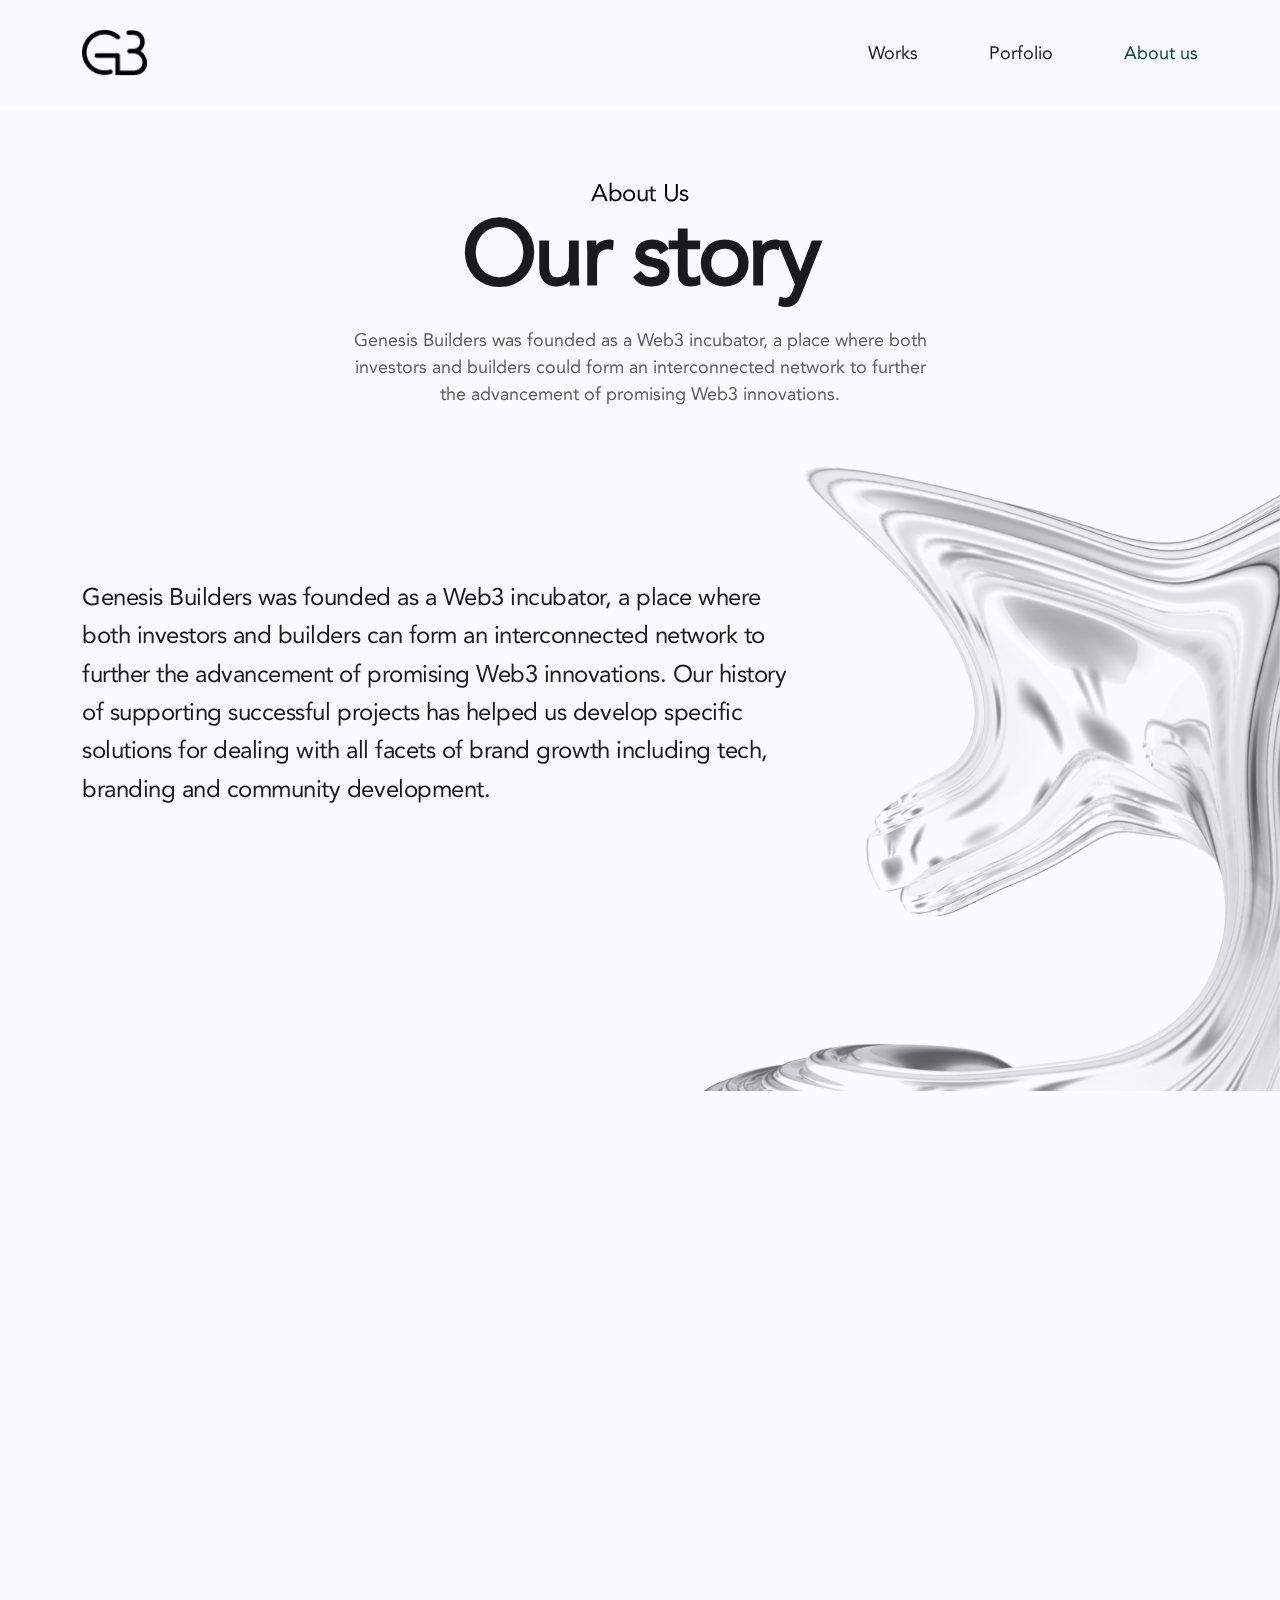
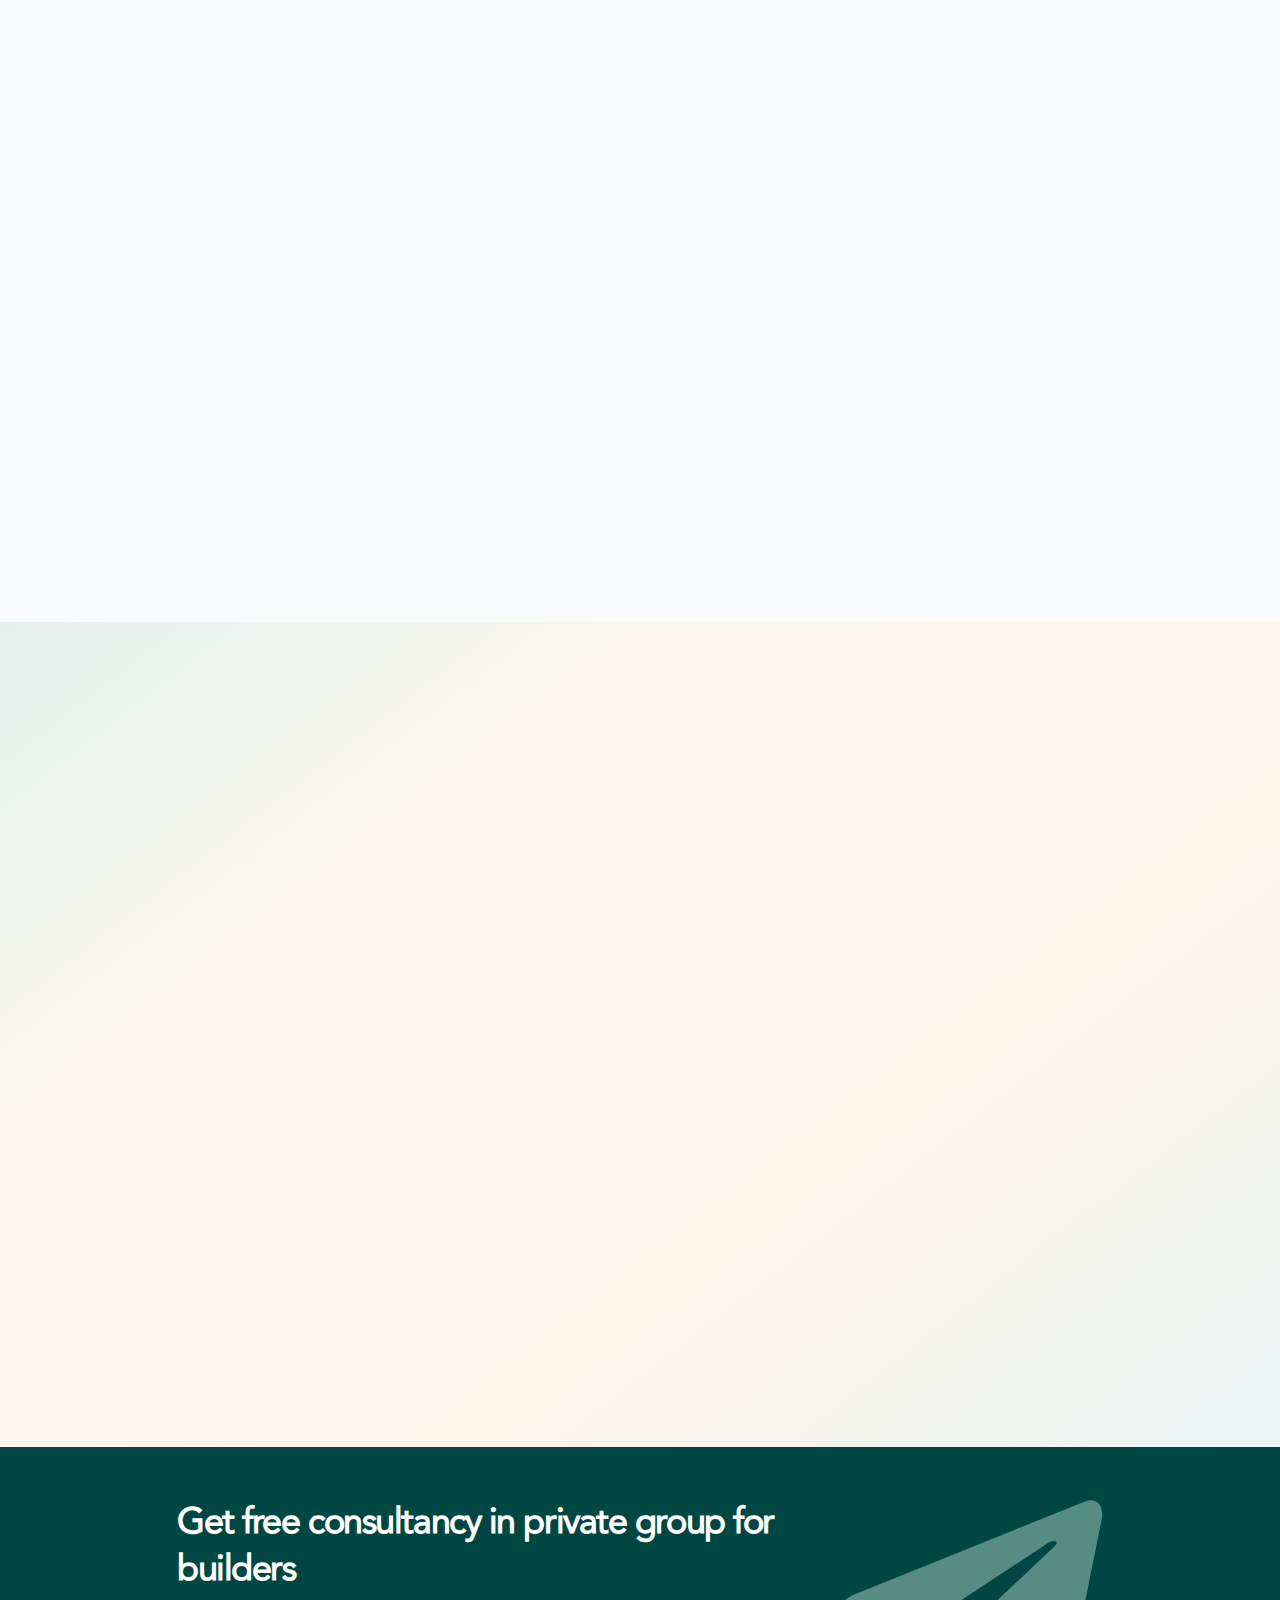
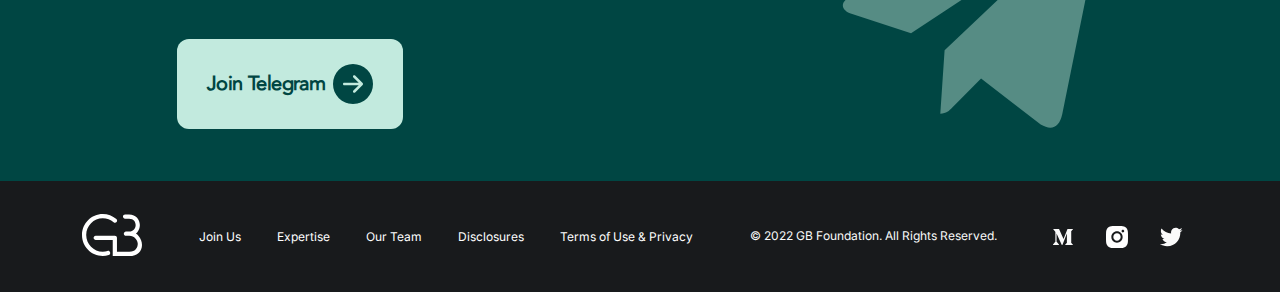
<file: about-us.html>
<!DOCTYPE html>
<html lang="en">
  <head>
    <meta charset="utf-8" >
    <link
      href="favicon.ico"
      rel="icon" >
    <title>About - GB Foundation</title>
    <!-- Search Engine -->
    <meta
      content="Genesis Builders is here to assist every type of enterprise, from the most promising start-ups to top brands and businesses in the world, with the next evolution of consumer behavior."
      name="description" >
    <meta
      content="https://gb-foundation.vercel.app/opengraph.png"
      name="image" >
    <!-- Schema.org for Google -->
    <meta
      content="GB Foundation"
      itemprop="name" >
    <meta
      content="Genesis Builders is here to assist every type of enterprise, from the most promising start-ups to top brands and businesses in the world, with the next evolution of consumer behavior."
      itemprop="description" >
    <meta
      content="https://gb-foundation.vercel.app/opengraph.png"
      itemprop="image" >
    <!-- Open Graph general (Facebook, Pinterest & Google+) -->
    <meta
      content="GB Foundation"
      name="og:title" >
    <meta
      content="Genesis Builders is here to assist every type of enterprise, from the most promising start-ups to top brands and businesses in the world, with the next evolution of consumer behavior."
      name="og:description" >
    <meta
      content="https://gb-foundation.vercel.app/opengraph.png"
      name="og:image" >
    <meta
      content="https://gb-foundation.vercel.app/"
      name="og:url" >
    <meta
      content="GB Foundation"
      name="og:site_name" >
    <meta
      content="en_US"
      name="og:locale" >
    <meta
      content="website"
      name="og:type" >
    <meta
      content="@gbfoundation"
      name="twitter:site" >
    <meta
      content="summary_large_image"
      name="twitter:card" >
    <meta
      content="GB Foundation"
      name="twitter:title" >
    <meta
      content="Genesis Builders is here to assist every type of enterprise, from the most promising start-ups to top brands and businesses in the world, with the next evolution of consumer behavior."
      name="twitter:description" >
    <meta
      content="https://gb-foundation.vercel.app/opengraph.png"
      name="twitter:image" >
    <meta
      content="401785937034606"
      name="fb:app_id" >
    <meta
      content="width=device-width, initial-scale=1"
      name="viewport" >
    <meta
      content="#fff"
      name="theme-color" >
    <link
      href="logo192.png"
      rel="apple-touch-icon" >
    <link
      href="https://cdn.jsdelivr.net/npm/bootstrap@5.2.0/dist/css/bootstrap.min.css"
      rel="stylesheet" >
    <link
      href="https://fonts.cdnfonts.com/css/avenir"
      rel="stylesheet" >
    <link
      href="https://fonts.googleapis.com/css2?family=Inter:wght@300;400;500;600;700;800;900&amp;display=swap"
      rel="stylesheet" >
    <link
      href="assets/plugins/aos/aos.css"
      rel="stylesheet" >
    <link
      href="assets/plugins/slick/slick.css"
      rel="stylesheet" >
    <link
      href="assets/plugins/slick/slick-theme.css"
      rel="stylesheet" >
    <link
      href="assets/fonts/Avenir/style.css"
      rel="stylesheet" >
    <link
      href="assets/css/style.css"
      rel="stylesheet" >
    <!-- Google tag (gtag.js) -->
    <script
      async
      src="https://www.googletagmanager.com/gtag/js?id=G-9VPZ864VEZ"></script>
    <script>
      window.dataLayer = window.dataLayer || [];

      function gtag() {
        dataLayer.push(arguments);
      }

      gtag("js", new Date());
      gtag("config", "G-9VPZ864VEZ");
    </script>
  </head>

  <body>
    <!-- begin loader -->
    <div
      class="gb-loader-wrapper"
      id="GBLoader">
      <div class="gb-loader-element"></div>
      <div class="gb-loader-element"></div>
      <div class="gb-loader-element"></div>
      <div class="gb-loader-text">Loading…</div>
      <div class="gb-loader-large-square"></div>
    </div>
    <!-- end loader -->

    <!-- begin header -->
    <header class="gb-header">
      <div class="container d-flex align-items-center justify-content-between">
        <a
          class="gb-brand"
          href="index.html">
          <img
            alt="GB Foundation"
            src="assets/images/logo.png" >
        </a>
        <div class="gb-header-toggle">
          <span></span>
          <span></span>
          <span></span>
          <span></span>
        </div>
        <div class="gb-header-menu">
          <ul>
            <li><a href="works.html">Works</a></li>
            <li><a href="portfolio.html">Porfolio</a></li>
            <li>
              <a
                class="active"
                href="about-us.html"
                >About us</a
              >
            </li>
          </ul>
        </div>
      </div>
    </header>
    <!-- end header -->

    <!-- begin main -->
    <main class="gb-main">
      <div class="gb-page-content gb-about-us">
        <div class="gb-page-banner">
          <div class="container">
            <div
              class="gb-page-subtitle"
              data-aos="fade-up"
              data-aos-once="true">
              About Us
            </div>
            <h1
              class="gb-page-title"
              data-aos="fade-up"
              data-aos-delay="100"
              data-aos-once="true">
              Our story
            </h1>
            <div
              class="gb-page-description"
              data-aos="fade-up"
              data-aos-delay="200"
              data-aos-once="true">
              Genesis Builders was founded as a Web3 incubator, a place where
              both investors and builders could form an interconnected network
              to further the advancement of promising Web3 innovations.
            </div>
          </div>
        </div>
        <div class="gb-au-story">
          <div class="container">
            <div
              class="gb-au-story-body"
              data-aos="fade-up"
              data-aos-once="true">
              Genesis Builders was founded as a Web3 incubator, a place where
              both investors and builders can form an interconnected network to
              further the advancement of promising Web3 innovations. Our history
              of supporting successful projects has helped us develop specific
              solutions for dealing with all facets of brand growth including
              tech, branding and community development.
            </div>
          </div>
        </div>
        <div class="gb-au-content">
          <div class="gb-au-fynbm">
            <div class="container">
              <div class="row">
                <div class="col-lg-6 order-lg-1 order-2">
                  <div
                    class="gb-au-title"
                    data-aos="fade-up"
                    data-aos-once="true">
                    Find your next big move
                  </div>
                  <div
                    class="gb-au-body"
                    data-aos="fade-up"
                    data-aos-delay="100"
                    data-aos-once="true">
                    Genesis Builders is here to build brands that represent
                    creativity, innovation and bring user benefit through
                    investment and comprehensive support services from
                    technological development to maintenance. Driven through
                    brand promotion for projects that will be, and are on the
                    market currently.
                  </div>
                </div>
                <div class="col-lg-6 order-lg-2 order-1">
                  <img
                    alt="Find your next big move"
                    class="gb-au-image"
                    data-aos="fade-up"
                    data-aos-delay="200"
                    data-aos-once="true"
                    src="assets/images/about-us/find-your-next-big-move.svg" >
                </div>
              </div>
            </div>
          </div>

          <div class="gb-au-nstdao">
            <div class="container">
              <div class="row">
                <div class="col-lg-6">
                  <img
                    alt="Milestone 1: Media DAO"
                    class="gb-au-image"
                    data-aos="fade-up"
                    data-aos-once="true"
                    src="assets/images/about-us/next-step-towards-DAO.svg" >
                </div>
                <div class="col-lg-6 ps-lg-5">
                  <div
                    class="gb-au-title"
                    data-aos="fade-up"
                    data-aos-delay="100"
                    data-aos-once="true">
                    Milestone 1: GB Tools
                  </div>
                  <div
                    class="gb-au-body"
                    data-aos="fade-up"
                    data-aos-delay="200"
                    data-aos-once="true">
                    <p>
                      GB builds tools to help every type of Web3 builder grow!
                    </p>
                    <p>
                      Our products:
                      <a
                        href="https://bit.ly/3If9fcD"
                        target="_blank"
                        >GB Planning Tool Box</a
                      >
                      , GB Web3 Event Tracker, Web3 Job Seeker,…
                    </p>
                  </div>
                </div>
              </div>
            </div>
          </div>

          <div class="gb-au-teams">
            <div class="container">
              <div
                class="gb-au-teams-title"
                data-aos="fade-up"
                data-aos-once="true">
                <span>Our Team</span>
              </div>
              <div class="row align-items-stretch">
                <div class="col-lg-3 col-md-6 mb-lg-0 mb-5">
                  <div
                    class="gb-au-team d-flex flex-column"
                    data-aos="fade-up"
                    data-aos-delay="100"
                    data-aos-once="true">
                    <div class="gb-au-team-info">
                      <div class="gb-au-team-image">
                        <div class="gb-au-team-avatar">
                          <img
                            alt="MINH DOAN"
                            src="assets/images/teams/minh-doan.jpg" >
                        </div>
                      </div>
                      <div class="gb-au-team-name">MINH DOAN</div>
                      <div class="gb-au-team-title">Co-Founder</div>
                      <div class="gb-au-team-bio">
                        Founder at MassBit, Co-founder of Codelight,
                        ex-Co-founder of Harmony ONE, ex-Googler.
                      </div>
                    </div>
                    <div class="gb-au-team-contact">
                      <a
                        href="https://www.linkedin.com/in/daywednes/"
                        target="_blank">
                        <img
                          alt="linkedin"
                          src="assets/images/icons/linkedin.svg" >
                      </a>
                    </div>
                  </div>
                </div>

                <div class="col-lg-3 col-md-6">
                  <div
                    class="gb-au-team d-flex flex-column h-100 justify-content-between"
                    data-aos="fade-up"
                    data-aos-delay="400"
                    data-aos-once="true">
                    <div class="gb-au-team-info">
                      <div class="gb-au-team-image">
                        <div class="gb-au-team-avatar">
                          <img
                            alt="RONGJIAN LAN"
                            src="assets/images/teams/rongjian-lan.jpg" >
                        </div>
                      </div>
                      <div class="gb-au-team-name">RONGJIAN LAN</div>
                      <div class="gb-au-team-title">Co-Founder</div>
                      <div class="gb-au-team-bio">
                        CTO and Co-founder at Harmony ONE, ex-Googler
                      </div>
                    </div>
                    <div class="gb-au-team-contact">
                      <a
                        href="https://www.linkedin.com/in/rongjianlan/"
                        target="_blank">
                        <img
                          alt="linkedin"
                          src="assets/images/icons/linkedin.svg" >
                      </a>
                    </div>
                  </div>
                </div>

                <div class="col-lg-3 col-md-6 mb-md-0 mb-5">
                  <div
                    class="gb-au-team d-flex flex-column h-100 justify-content-between"
                    data-aos="fade-up"
                    data-aos-delay="300"
                    data-aos-once="true">
                    <div class="gb-au-team-info">
                      <div class="gb-au-team-image">
                        <div class="gb-au-team-avatar">
                          <img
                            alt="KATE P."
                            src="assets/images/teams/kate.jpg" >
                        </div>
                      </div>
                      <div class="gb-au-team-name">KATE P.</div>
                      <div class="gb-au-team-title">Co-Founder</div>
                      <div class="gb-au-team-bio">
                        Marketing Manager of MassBit, Partnership at Codelight
                      </div>
                    </div>
                    <div class="gb-au-team-contact">
                      <a
                        href="https://www.linkedin.com/in/kate-pham-trinh-10a031131/"
                        target="_blank">
                        <img
                          alt="linkedin"
                          src="assets/images/icons/linkedin.svg" >
                      </a>
                    </div>
                  </div>
                </div>

                <div class="col-lg-3 col-md-6 mb-lg-0 mb-5">
                  <div
                    class="gb-au-team d-flex flex-column h-100 justify-content-between"
                    data-aos="fade-up"
                    data-aos-delay="200"
                    data-aos-once="true">
                    <div class="gb-au-team-info">
                      <div class="gb-au-team-image">
                        <div class="gb-au-team-avatar">
                          <img
                            alt="CHAO MA"
                            src="assets/images/teams/chao-ma.jpg" >
                        </div>
                      </div>
                      <div class="gb-au-team-name">CHAO MA</div>
                      <div class="gb-au-team-title">Advisor</div>
                      <div class="gb-au-team-bio">
                        Privacy and Scaling at Ethereum Foundation, CTO of
                        deeper network, ex-Amazoner
                      </div>
                    </div>
                    <div class="gb-au-team-contact">
                      <a
                        href="https://www.linkedin.com/in/mc8305/"
                        target="_blank">
                        <img
                          alt="linkedin"
                          src="assets/images/icons/linkedin.svg" >
                      </a>
                    </div>
                  </div>
                </div>
              </div>
            </div>
          </div>
        </div>
      </div>
    </main>
    <!-- end main -->

    <!-- begin footer -->
    <footer class="gb-footer">
      <div class="gb-footer-top">
        <div class="container">
          <div class="row justify-content-center align-items-center">
            <div class="col-lg-7 col-md-9">
              <h3>Get free consultancy in private group for builders</h3>
              <a
                href="https://t.me/genesisbuilderscommunity"
                target="_blank">
                <span>Join Telegram</span>
                <svg
                  fill="none"
                  height="40"
                  viewBox="0 0 40 40"
                  width="40"
                  xmlns="http://www.w3.org/2000/svg">
                  <g clip-path="url(#clip0_755_1672)">
                    <path
                      d="M20 -8.74228e-07C25.3043 -1.10609e-06 30.3914 2.10713 34.1421 5.85786C37.8929 9.60859 40 14.6957 40 20C40 25.3043 37.8929 30.3914 34.1421 34.1421C30.3914 37.8929 25.3043 40 20 40C14.6957 40 9.60859 37.8929 5.85786 34.1421C2.10714 30.3914 -6.42368e-07 25.3043 -8.74228e-07 20C-1.10609e-06 14.6957 2.10714 9.60859 5.85786 5.85786C9.60859 2.10714 14.6957 -6.42368e-07 20 -8.74228e-07ZM11.25 18.75C10.9185 18.75 10.6005 18.8817 10.3661 19.1161C10.1317 19.3505 10 19.6685 10 20C10 20.3315 10.1317 20.6495 10.3661 20.8839C10.6005 21.1183 10.9185 21.25 11.25 21.25L25.7325 21.25L20.365 26.615C20.1303 26.8497 19.9984 27.1681 19.9984 27.5C19.9984 27.8319 20.1303 28.1503 20.365 28.385C20.5997 28.6197 20.9181 28.7516 21.25 28.7516C21.5819 28.7516 21.9003 28.6197 22.135 28.385L29.635 20.885C29.7514 20.7689 29.8438 20.6309 29.9068 20.4791C29.9698 20.3272 30.0022 20.1644 30.0022 20C30.0022 19.8356 29.9698 19.6728 29.9068 19.5209C29.8438 19.3691 29.7514 19.2311 29.635 19.115L22.135 11.615C21.9003 11.3803 21.5819 11.2484 21.25 11.2484C20.9181 11.2484 20.5997 11.3803 20.365 11.615C20.1303 11.8497 19.9984 12.1681 19.9984 12.5C19.9984 12.8319 20.1303 13.1503 20.365 13.385L25.7325 18.75L11.25 18.75Z"
                      fill="#004643" />
                  </g>
                  <defs>
                    <clipPath id="clip0_755_1672">
                      <rect
                        fill="white"
                        height="40"
                        transform="translate(0 40) rotate(-90)"
                        width="40" />
                    </clipPath>
                  </defs>
                </svg>
              </a>
            </div>
            <div class="col-lg-3 col-md-3 d-md-block d-none">
              <img
                alt="telegram"
                class="img-fluid"
                src="assets/images/telegram.svg" >
            </div>
          </div>
        </div>
      </div>
      <div class="gb-footer-bottom">
        <div class="container">
          <div class="gb-footer-bottom-inner">
            <div class="gb-footer-logo">
              <img
                alt="GB"
                src="assets/images/logo-sm-white.svg" >
            </div>
            <div class="gb-footer-menu">
              <ul>
                <li><a href="#">Join Us</a></li>
                <li><a href="#">Expertise</a></li>
                <li><a href="#">Our Team</a></li>
                <li><a href="#">Disclosures</a></li>
                <li><a href="#">Terms of Use & Privacy</a></li>
              </ul>
            </div>
            <div class="gb-footer-copyright">
              © 2022 GB Foundation. All Rights Reserved.
            </div>
            <div class="gb-footer-socials">
              <ul>
                <li>
                  <a
                    href="https://medium.com/@genesisbuilders.web3"
                    target="_blank">
                    <img
                      alt="medium"
                      src="assets/images/icons/medium.svg" >
                  </a>
                </li>
                <li>
                  <a
                    href="https://www.instagram.com/thegb.xyz/ "
                    target="_blank">
                    <img
                      alt="instagram"
                      src="assets/images/icons/instagram.svg" >
                  </a>
                </li>
                <li>
                  <a
                    href="https://twitter.com/GBFoundationHQ"
                    target="_blank">
                    <img
                      alt="twitter"
                      src="assets/images/icons/twitter.svg" >
                  </a>
                </li>
              </ul>
            </div>
          </div>
        </div>
      </div>
    </footer>
    <!-- end footer -->
    <script src="https://cdn.jsdelivr.net/npm/bootstrap@5.2.0/dist/js/bootstrap.bundle.min.js"></script>
    <script src="assets/plugins/jquery/jquery.min.js"></script>
    <script src="assets/plugins/aos/aos.js"></script>
    <script src="assets/plugins/slick/slick.min.js"></script>
    <script src="assets/js/script.js"></script>
  </body>
</html>
</file>
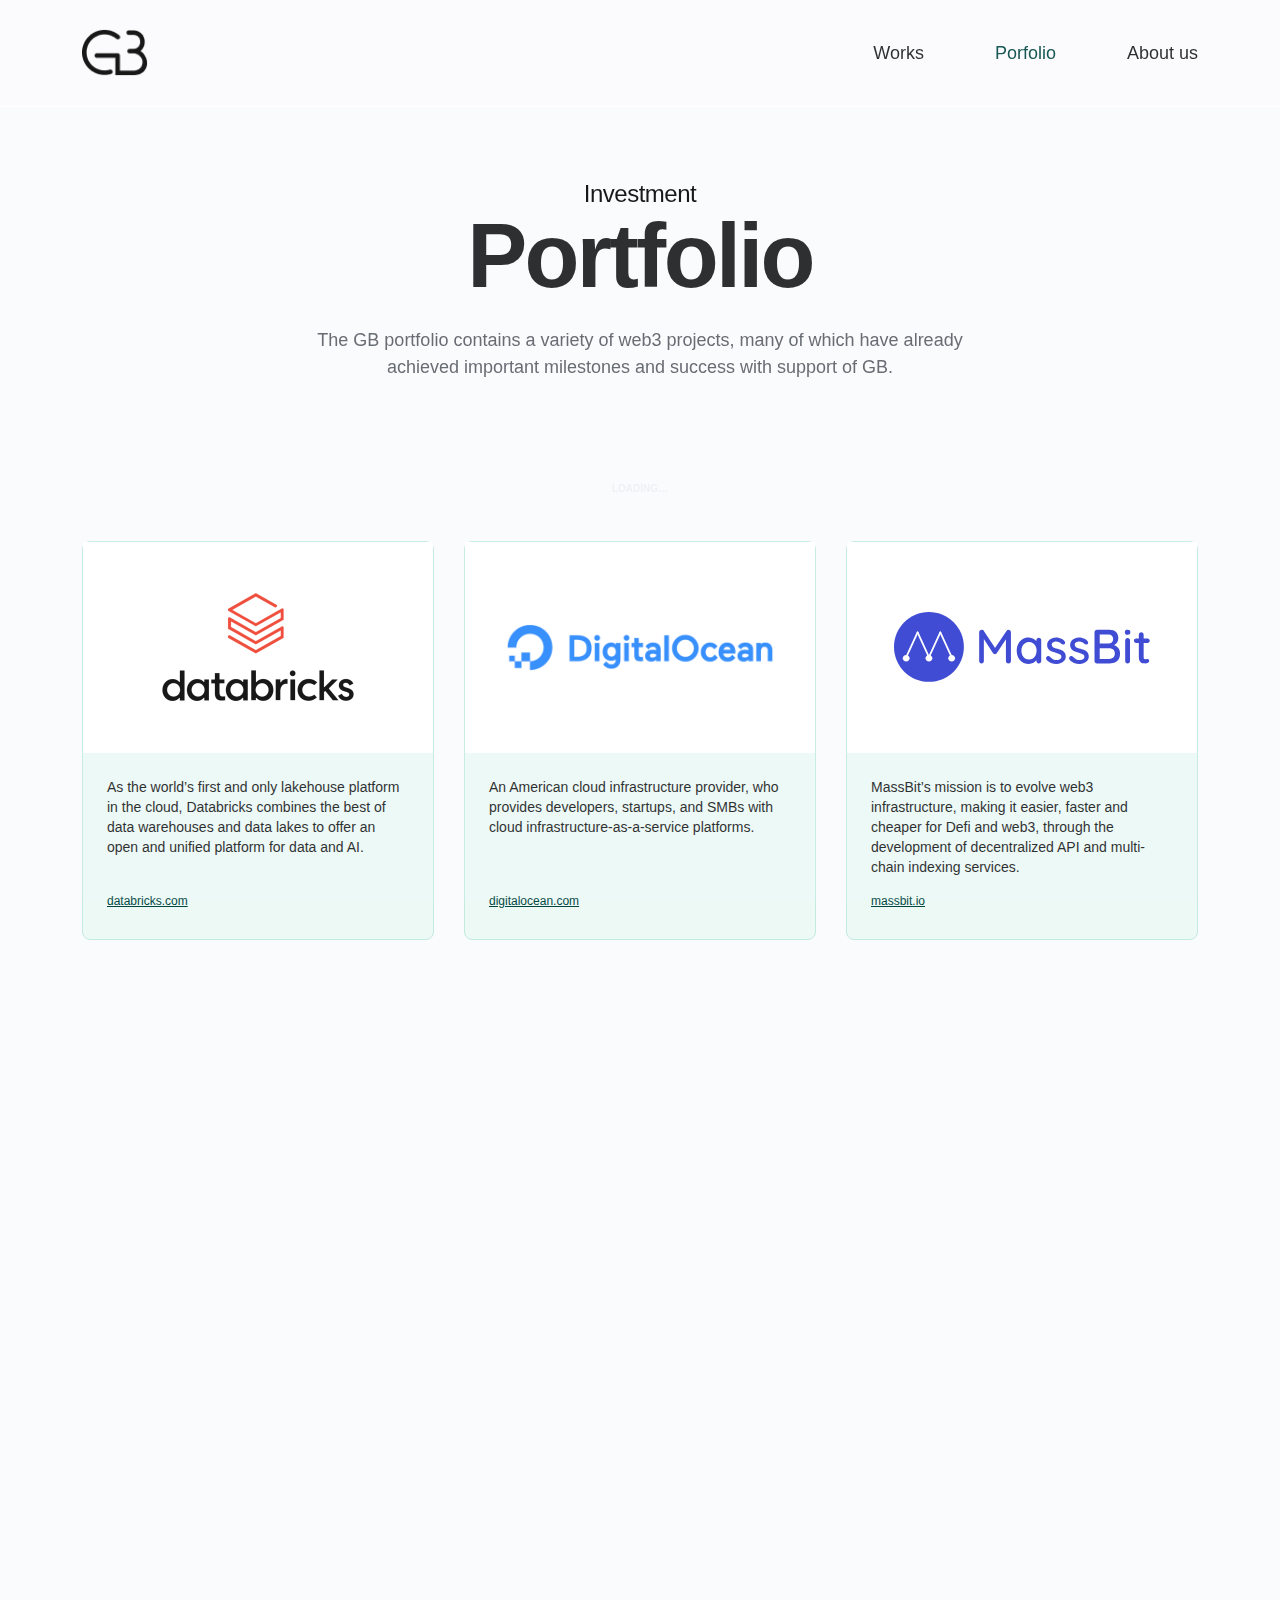
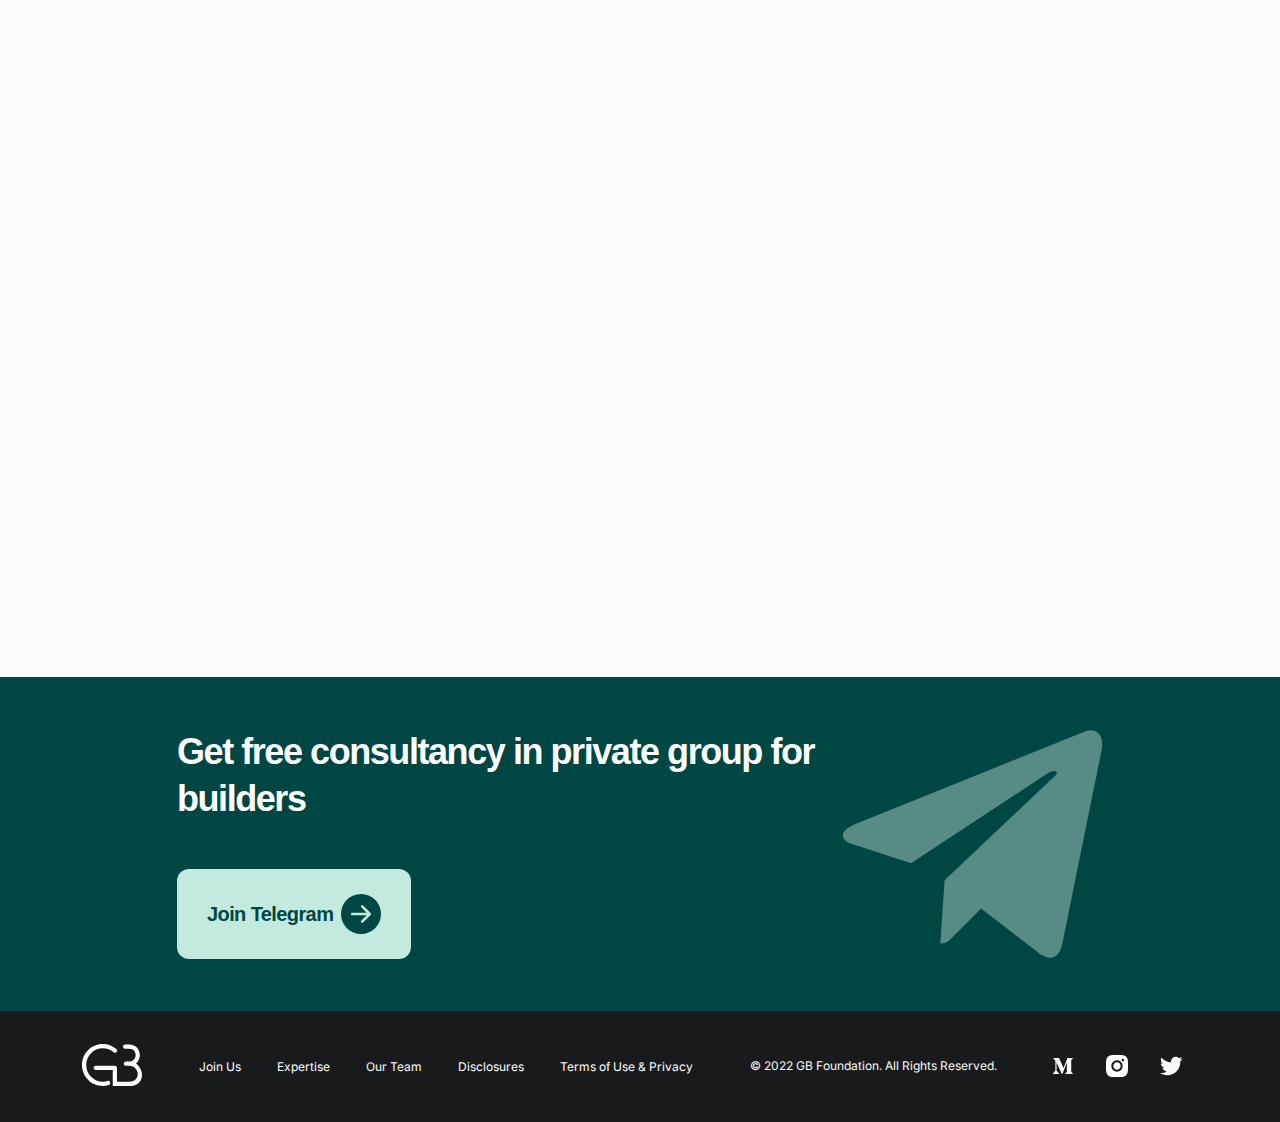
<file: portfolio.html>
<!DOCTYPE html>
<html lang="en">

<head>
  <meta charset="utf-8" />
  <link href="favicon.ico" rel="icon" />
  <title>Portfolio - GB Foundation</title>
  <!-- Search Engine -->
  <meta
    content="Genesis Builders is here to assist every type of enterprise, from the most promising start-ups to top brands and businesses in the world, with the next evolution of consumer behavior."
    name="description"
  />
  <meta content="https://gb-foundation.vercel.app/opengraph.png" name="image" />
  <!-- Schema.org for Google -->
  <meta content="GB Foundation" itemprop="name" />
  <meta
    content="Genesis Builders is here to assist every type of enterprise, from the most promising start-ups to top brands and businesses in the world, with the next evolution of consumer behavior."
    itemprop="description"
  />
  <meta content="https://gb-foundation.vercel.app/opengraph.png" itemprop="image" />
  <!-- Open Graph general (Facebook, Pinterest & Google+) -->
  <meta content="GB Foundation" name="og:title" />
  <meta
    content="Genesis Builders is here to assist every type of enterprise, from the most promising start-ups to top brands and businesses in the world, with the next evolution of consumer behavior."
    name="og:description"
  />
  <meta content="https://gb-foundation.vercel.app/opengraph.png" name="og:image" />
  <meta content="https://gb-foundation.vercel.app/" name="og:url" />
  <meta content="GB Foundation" name="og:site_name" />
  <meta content="en_US" name="og:locale" />
  <meta content="website" name="og:type" />
  <meta content="@gbfoundation" name="twitter:site">
  <meta content="summary_large_image" name="twitter:card">
  <meta content="GB Foundation" name="twitter:title">
  <meta
    content="Genesis Builders is here to assist every type of enterprise, from the most promising start-ups to top brands and businesses in the world, with the next evolution of consumer behavior."
    name="twitter:description"
  >
  <meta content="https://gb-foundation.vercel.app/opengraph.png" name="twitter:image">
  <meta content="401785937034606" name="fb:app_id" />
  <meta content="width=device-width, initial-scale=1" name="viewport" />
  <meta content="#fff" name="theme-color" />
  <link href="logo192.png" rel="apple-touch-icon" />
  <link href="https://cdn.jsdelivr.net/npm/bootstrap@5.2.0/dist/css/bootstrap.min.css" rel="stylesheet" />
  <link href="https://fonts.cdnfonts.com/css/avenir" rel="stylesheet" />
  <link
    href="https://fonts.googleapis.com/css2?family=Inter:wght@300;400;500;600;700;800;900&amp;display=swap"
    rel="stylesheet"
  />
  <link href="assets/plugins/aos/aos.css" rel="stylesheet" />
  <link href="assets/plugins/slick/slick.css" rel="stylesheet" />
  <link href="assets/plugins/slick/slick-theme.css" rel="stylesheet" />
  <link href="assets/css/style.css" rel="stylesheet" />
  <!-- Google tag (gtag.js) -->
  <script async src="https://www.googletagmanager.com/gtag/js?id=G-9VPZ864VEZ"></script>
  <script>
    window.dataLayer = window.dataLayer || [];

    function gtag() {
      dataLayer.push(arguments);
    }

    gtag('js', new Date());
    gtag('config', 'G-9VPZ864VEZ');
  </script>
</head>

<body>
<!-- begin loader -->
<div class="gb-loader-wrapper" id="GBLoader">
  <div class="gb-loader-element"></div>
  <div class="gb-loader-element"></div>
  <div class="gb-loader-element"></div>
  <div class="gb-loader-text">Loading…</div>
  <div class="gb-loader-large-square"></div>
</div>
<!-- end loader -->

<!-- begin header -->
<header class="gb-header">
  <div class="container d-flex align-items-center justify-content-between">
    <a class="gb-brand" href="index.html">
      <img alt="GB Foundation" src="assets/images/logo.png" />
    </a>
    <div class="gb-header-toggle">
      <span></span>
      <span></span>
      <span></span>
      <span></span>
    </div>
    <div class="gb-header-menu">
      <ul>
        <li><a href="works.html">Works</a></li>
        <li><a class="active" href="portfolio.html">Porfolio</a></li>
        <li><a href="about-us.html">About us</a></li>
      </ul>
    </div>
  </div>
</header>
<!-- end header -->

<!-- begin main -->
<main class="gb-main">
  <div class="gb-page-content gb-our-portfolio">
    <div class="container">
      <div class="gb-page-banner">
        <div class="gb-page-subtitle" data-aos="fade-up">Investment</div>
        <h1 class="gb-page-title" data-aos="fade-up" data-aos-delay="100">Portfolio</h1>
        <div class="gb-page-description" data-aos="fade-up" data-aos-delay="200">The GB portfolio contains a variety of
          web3 projects, many of which
          have already achieved important milestones and success with support of GB.
        </div>
      </div>
    </div>
    <div class="gb-op-content">
      <div class="container">
        <div class="row">
          <div class="col-lg-4 col-md-3">
            <div class="gb-op-card" data-aos="fade-up">
              <div class="gb-op-card-image">
                <img alt="databricks" src="assets/images/portfolio/databricks.png" />
              </div>
              <div class="gb-op-card-info">
                <div class="gb-op-card-description">As the world’s first and only lakehouse platform
                  in
                  the cloud, Databricks combines the best of data warehouses and data lakes to
                  offer
                  an open and unified platform for data and AI.
                </div>
                <div class="gb-op-card-action">
                  <a href="https://databricks.com" target="_blank">databricks.com</a>
                </div>
              </div>
            </div>
          </div>

          <div class="col-lg-4 col-md-3">
            <div class="gb-op-card" data-aos="fade-up" data-aos-delay="100">
              <div class="gb-op-card-image">
                <img alt="DigitalOcean" src="assets/images/portfolio/DigitalOcean.png" />
              </div>
              <div class="gb-op-card-info">
                <div class="gb-op-card-description">An American cloud infrastructure provider, who
                  provides developers, startups, and SMBs with cloud infrastructure-as-a-service
                  platforms.
                </div>
                <div class="gb-op-card-action">
                  <a href="https://digitalocean.com" target="_blank">digitalocean.com</a>
                </div>
              </div>
            </div>
          </div>

          <div class="col-lg-4 col-md-3">
            <div class="gb-op-card" data-aos="fade-up" data-aos-delay="200">
              <div class="gb-op-card-image">
                <img alt="massbit" src="assets/images/portfolio/massbit.svg" />
              </div>
              <div class="gb-op-card-info">
                <div class="gb-op-card-description">MassBit’s mission is to evolve web3
                  infrastructure,
                  making it easier, faster and cheaper for Defi and web3, through the development
                  of
                  decentralized API and multi-chain indexing services.
                </div>
                <div class="gb-op-card-action">
                  <a href="https://massbit.io" target="_blank">massbit.io</a>
                </div>
              </div>
            </div>
          </div>

          <div class="col-lg-4 col-md-3">
            <div class="gb-op-card" data-aos="fade-up">
              <div class="gb-op-card-image">
                <img alt="harmony" src="assets/images/portfolio/harmony.png" />
              </div>
              <div class="gb-op-card-info">
                <div class="gb-op-card-description">An open and fast blockchain.Their mainnet runs
                  Ethereum applications with 2-second transaction finality and 100 times lower
                  fees.
                </div>
                <div class="gb-op-card-action">
                  <a href="https://harmony.one" target="_blank">harmony.one</a>
                </div>
              </div>
            </div>
          </div>

          <div class="col-lg-4 col-md-3">
            <div class="gb-op-card" data-aos="fade-up" data-aos-delay="100">
              <div class="gb-op-card-image">
                <img alt="warena" src="assets/images/portfolio/warena.png" />
              </div>
              <div class="gb-op-card-info">
                <div class="gb-op-card-description">A cross-chain play-to-earn sandbox with a
                  variety of
                  character driven NFT based on an amazing post-apocalyptic science-fiction world.
                </div>
                <div class="gb-op-card-action">
                  <a href="https://warena.io" target="_blank">warena.io</a>
                </div>
              </div>
            </div>
          </div>

          <div class="col-lg-4 col-md-3">
            <div class="gb-op-card" data-aos="fade-up" data-aos-delay="200">
              <div class="gb-op-card-image">
                <img alt="hackernoon" src="assets/images/portfolio/hackernoon.png" />
              </div>
              <div class="gb-op-card-info">
                <div class="gb-op-card-description">A technology publishing platform that serves 4
                  million users per month, designed to help creators monetize their content.
                </div>
                <div class="gb-op-card-action">
                  <a href="https://hackernoon.com" target="_blank">hackernoon.com</a>
                </div>
              </div>
            </div>
          </div>

          <div class="col-lg-4 col-md-3">
            <div class="gb-op-card" data-aos="fade-up">
              <div class="gb-op-card-image">
                <img alt="ezwallet" src="assets/images/portfolio/ezwallet.svg" />
              </div>
              <div class="gb-op-card-info">
                <div class="gb-op-card-description">EZ Wallet is on the journey to make crypto more
                  accessible and convenient for everyone, a user-friendly non-custodial crypto
                  wallet
                  for every type of user.
                </div>
                <div class="gb-op-card-action">
                  <a href="https://ezwallet.xyz" target="_blank">ezwallet.xyz</a>
                </div>
              </div>
            </div>
          </div>

          <div class="col-lg-4 col-md-3">
            <div class="gb-op-card" data-aos="fade-up" data-aos-delay="100">
              <div class="gb-op-card-image">
                <img alt="pikasso" src="assets/images/portfolio/pikasso.svg" />
              </div>
              <div class="gb-op-card-info">
                <div class="gb-op-card-description">Pikasso is a firebase infrastructure for NFT
                  apps
                  and games, providing an easier way for creators and developers to create NFT,
                  all on
                  low-cost layer-2 ecosystems using a no code platform.
                </div>
                <div class="gb-op-card-action">
                  <a href="https://metabase.build" target="_blank">metabase.build</a>
                </div>
              </div>
            </div>
          </div>

          <div class="col-lg-4 col-md-3">
            <div class="gb-op-card" data-aos="fade-up" data-aos-delay="200">
              <div class="gb-op-card-image">
                <img alt="nekoverse" src="assets/images/portfolio/nekoverse.png" />
              </div>
              <div class="gb-op-card-info">
                <div class="gb-op-card-description">Nekoverse features a fully player-driven
                  economy,
                  resource harvesting, item crafting, territory control, and political governance
                  in a
                  one of a kind massive multiplayer online RPG.
                </div>
                <div class="gb-op-card-action">
                  <a href="https://nekoverse.net" target="_blank">nekoverse.net</a>
                </div>
              </div>
            </div>
          </div>

          <div class="col-lg-4 col-md-3">
            <div class="gb-op-card" data-aos="fade-up">
              <div class="gb-op-card-image">
                <img alt="goga" src="assets/images/portfolio/goga.png" />
              </div>
              <div class="gb-op-card-info">
                <div class="gb-op-card-description">Goga is a web3 language learning app with GameFi
                  &
                  Social-Fi elements. Users equipped with Goga NFTs learn and compete with other
                  users
                  to earn Goga tokens and mint new Goga NFT.
                </div>
                <div class="gb-op-card-action">
                  <a href="https://goga.ai" target="_blank">goga.ai</a>
                </div>
              </div>
            </div>
          </div>

          <div class="col-lg-4 col-md-3">
            <div class="gb-op-card" data-aos="fade-up" data-aos-delay="100">
              <div class="gb-op-card-image">
                <img alt="lyft" src="assets/images/portfolio/lyft.png" />
              </div>
              <div class="gb-op-card-info">
                <div class="gb-op-card-description">Lyft is an American service, ride-hailing,
                  bicycle-sharing system, vehicles for hire, rental car and food delivery service
                  operating in North America.
                </div>
                <div class="gb-op-card-action">
                  <a href="https://lyft.com" target="_blank">lyft.com</a>
                </div>
              </div>
            </div>
          </div>

          <div class="col-lg-4 col-md-3">
            <div class="gb-op-card" data-aos="fade-up" data-aos-delay="200">
              <div class="gb-op-card-image">
                <img alt="chia" src="assets/images/portfolio/chia.png" />
              </div>
              <div class="gb-op-card-info">
                <div class="gb-op-card-description">Chia is building a better blockchain for
                  real-world
                  use. Chia prides itself in being a secure, sustainable, and regulatory compliant
                  network setting the standard for digital currency infrastructure.
                </div>
                <div class="gb-op-card-action">
                  <a href="https://chia.net" target="_blank">chia.net</a>
                </div>
              </div>
            </div>
          </div>
        </div>
      </div>
    </div>
  </div>
</main>
<!-- end main -->

<!-- begin footer -->
<footer class="gb-footer">
  <div class="gb-footer-top">
    <div class="container">
      <div class="row justify-content-center align-items-center">
        <div class="col-lg-7 col-md-9">
          <h3>Get free consultancy in private group for builders</h3>
          <a href="https://t.me/genesisbuilderscommunity" target="_blank">
            <span>Join Telegram</span>
            <svg
              fill="none" height="40" viewBox="0 0 40 40" width="40"
              xmlns="http://www.w3.org/2000/svg"
            >
              <g clip-path="url(#clip0_755_1672)">
                <path
                  d="M20 -8.74228e-07C25.3043 -1.10609e-06 30.3914 2.10713 34.1421 5.85786C37.8929 9.60859 40 14.6957 40 20C40 25.3043 37.8929 30.3914 34.1421 34.1421C30.3914 37.8929 25.3043 40 20 40C14.6957 40 9.60859 37.8929 5.85786 34.1421C2.10714 30.3914 -6.42368e-07 25.3043 -8.74228e-07 20C-1.10609e-06 14.6957 2.10714 9.60859 5.85786 5.85786C9.60859 2.10714 14.6957 -6.42368e-07 20 -8.74228e-07ZM11.25 18.75C10.9185 18.75 10.6005 18.8817 10.3661 19.1161C10.1317 19.3505 10 19.6685 10 20C10 20.3315 10.1317 20.6495 10.3661 20.8839C10.6005 21.1183 10.9185 21.25 11.25 21.25L25.7325 21.25L20.365 26.615C20.1303 26.8497 19.9984 27.1681 19.9984 27.5C19.9984 27.8319 20.1303 28.1503 20.365 28.385C20.5997 28.6197 20.9181 28.7516 21.25 28.7516C21.5819 28.7516 21.9003 28.6197 22.135 28.385L29.635 20.885C29.7514 20.7689 29.8438 20.6309 29.9068 20.4791C29.9698 20.3272 30.0022 20.1644 30.0022 20C30.0022 19.8356 29.9698 19.6728 29.9068 19.5209C29.8438 19.3691 29.7514 19.2311 29.635 19.115L22.135 11.615C21.9003 11.3803 21.5819 11.2484 21.25 11.2484C20.9181 11.2484 20.5997 11.3803 20.365 11.615C20.1303 11.8497 19.9984 12.1681 19.9984 12.5C19.9984 12.8319 20.1303 13.1503 20.365 13.385L25.7325 18.75L11.25 18.75Z"
                  fill="#004643"
                />
              </g>
              <defs>
                <clipPath id="clip0_755_1672">
                  <rect
                    fill="white" height="40" transform="translate(0 40) rotate(-90)"
                    width="40"
                  />
                </clipPath>
              </defs>
            </svg>
          </a>
        </div>
        <div class="col-lg-3 col-md-3 d-md-block d-none">
          <img alt="telegram" class="img-fluid" src="assets/images/telegram.svg" />
        </div>
      </div>
    </div>
  </div>
  <div class="gb-footer-bottom">
    <div class="container">
      <div class="gb-footer-bottom-inner">
        <div class="gb-footer-logo">
          <img alt="GB" src="assets/images/logo-sm-white.svg" />
        </div>
        <div class="gb-footer-menu">
          <ul>
            <li><a href="#">Join Us</a></li>
            <li><a href="#">Expertise</a></li>
            <li><a href="#">Our Team</a></li>
            <li><a href="#">Disclosures</a></li>
            <li><a href="#">Terms of Use & Privacy</a></li>
          </ul>
        </div>
        <div class="gb-footer-copyright">
          © 2022 GB Foundation. All Rights Reserved.
        </div>
        <div class="gb-footer-socials">
          <ul>
            <li>
              <a href="https://medium.com/@genesisbuilders.web3" target="_blank">
                <img alt="medium" src="assets/images/icons/medium.svg" />
              </a>
            </li>
            <li>
              <a href="https://www.instagram.com/thegb.xyz/ " target="_blank">
                <img alt="instagram" src="assets/images/icons/instagram.svg" />
              </a>
            </li>
            <li>
              <a href="https://twitter.com/GBFoundationHQ" target="_blank">
                <img alt="twitter" src="assets/images/icons/twitter.svg" />
              </a>
            </li>
          </ul>
        </div>
      </div>
    </div>
  </div>
</footer>
<!-- end footer -->
<script src="https://cdn.jsdelivr.net/npm/bootstrap@5.2.0/dist/js/bootstrap.bundle.min.js"></script>
<script src="assets/plugins/jquery/jquery.min.js"></script>
<script src="assets/plugins/aos/aos.js"></script>
<script src="assets/plugins/slick/slick.min.js"></script>
<script src="assets/js/script.js"></script>
</body>

</html>
</file>
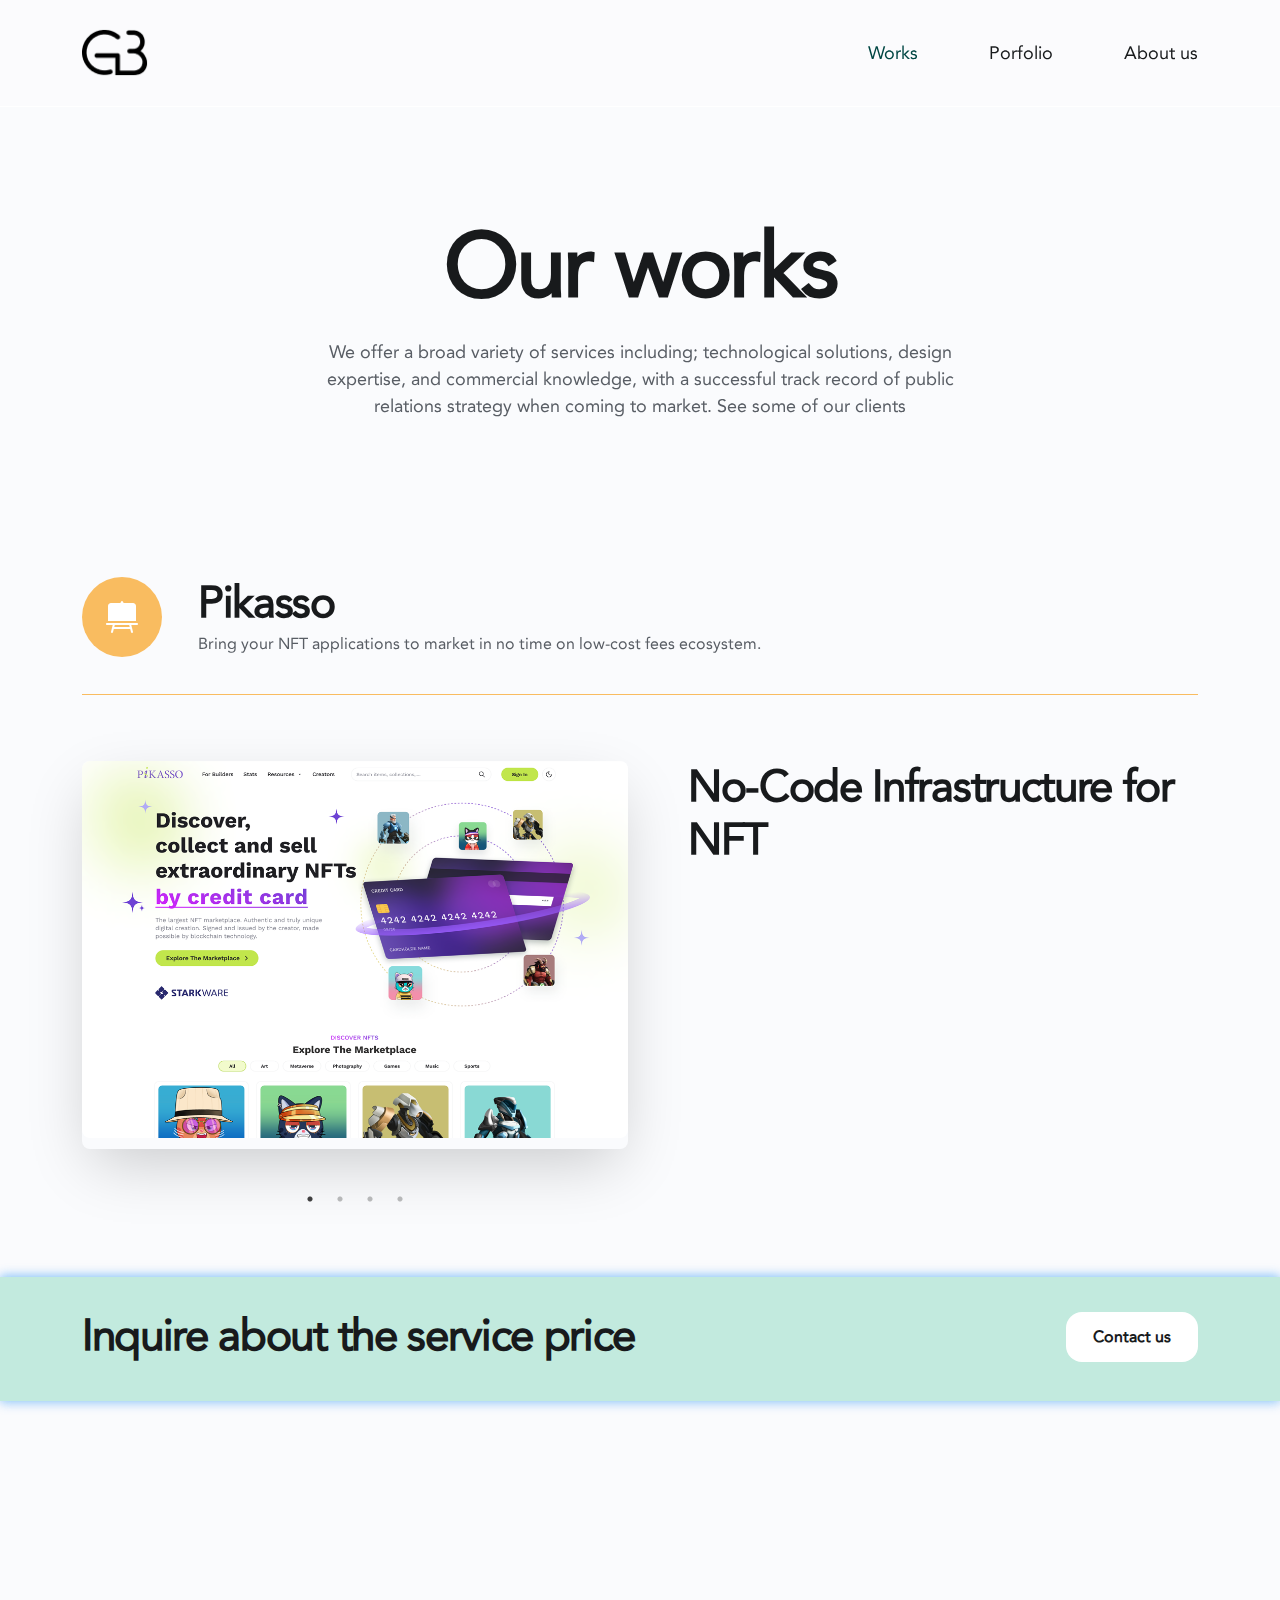
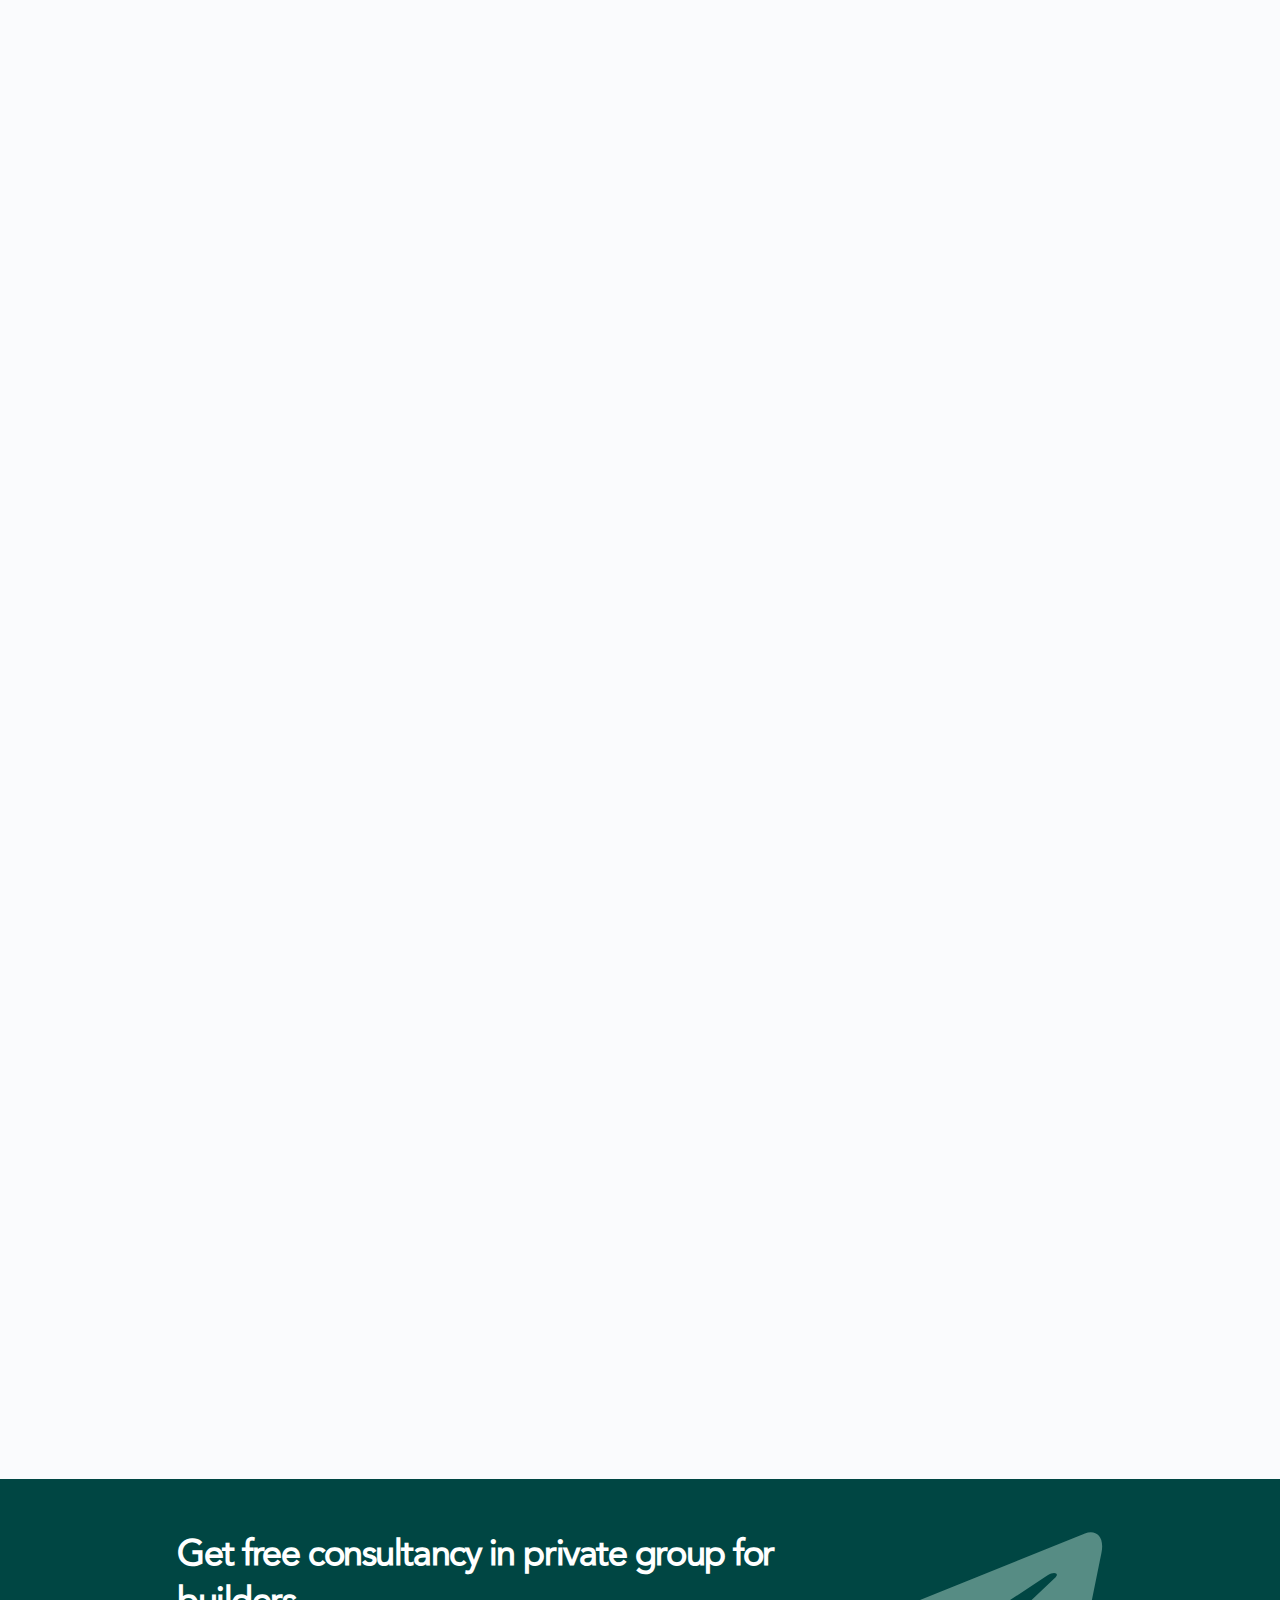
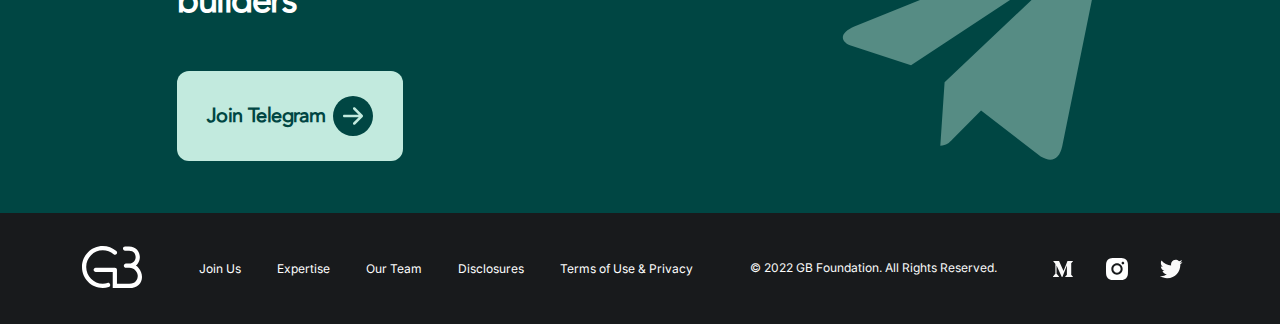
<file: works.html>
<!DOCTYPE html>
<html lang="en">

<head>
  <meta charset="utf-8" />
  <link href="favicon.ico" rel="icon" />
  <title>Our Works - GB Foundation</title>
  <!-- Search Engine -->
  <meta
    content="Genesis Builders is here to assist every type of enterprise, from the most promising start-ups to top brands and businesses in the world, with the next evolution of consumer behavior."
    name="description"
  />
  <meta content="https://gb-foundation.vercel.app/opengraph.png" name="image" />
  <!-- Schema.org for Google -->
  <meta content="GB Foundation" itemprop="name" />
  <meta
    content="Genesis Builders is here to assist every type of enterprise, from the most promising start-ups to top brands and businesses in the world, with the next evolution of consumer behavior."
    itemprop="description"
  />
  <meta content="https://gb-foundation.vercel.app/opengraph.png" itemprop="image" />
  <!-- Open Graph general (Facebook, Pinterest & Google+) -->
  <meta content="GB Foundation" name="og:title" />
  <meta
    content="Genesis Builders is here to assist every type of enterprise, from the most promising start-ups to top brands and businesses in the world, with the next evolution of consumer behavior."
    name="og:description"
  />
  <meta content="https://gb-foundation.vercel.app/opengraph.png" name="og:image" />
  <meta content="https://gb-foundation.vercel.app/" name="og:url" />
  <meta content="GB Foundation" name="og:site_name" />
  <meta content="en_US" name="og:locale" />
  <meta content="website" name="og:type" />
  <meta content="@gbfoundation" name="twitter:site">
  <meta content="summary_large_image" name="twitter:card">
  <meta content="GB Foundation" name="twitter:title">
  <meta
    content="Genesis Builders is here to assist every type of enterprise, from the most promising start-ups to top brands and businesses in the world, with the next evolution of consumer behavior."
    name="twitter:description"
  >
  <meta content="https://gb-foundation.vercel.app/opengraph.png" name="twitter:image">
  <meta content="401785937034606" name="fb:app_id" />
  <meta content="width=device-width, initial-scale=1" name="viewport" />
  <meta content="#fff" name="theme-color" />
  <link href="logo192.png" rel="apple-touch-icon" />
  <link href="https://cdn.jsdelivr.net/npm/bootstrap@5.2.0/dist/css/bootstrap.min.css" rel="stylesheet" />
  <link href="https://fonts.cdnfonts.com/css/avenir" rel="stylesheet" />
  <link
    href="https://fonts.googleapis.com/css2?family=Inter:wght@300;400;500;600;700;800;900&amp;display=swap"
    rel="stylesheet"
  />
  <link href="assets/plugins/aos/aos.css" rel="stylesheet" />
  <link href="assets/plugins/slick/slick.css" rel="stylesheet" />
  <link href="assets/plugins/slick/slick-theme.css" rel="stylesheet" />
  <link href="assets/fonts/Avenir/style.css" rel="stylesheet" />
  <link href="assets/css/style.css" rel="stylesheet" />
  <!-- Google tag (gtag.js) -->
  <script async src="https://www.googletagmanager.com/gtag/js?id=G-9VPZ864VEZ"></script>
  <script>
    window.dataLayer = window.dataLayer || [];

    function gtag() {
      dataLayer.push(arguments);
    }

    gtag('js', new Date());
    gtag('config', 'G-9VPZ864VEZ');
  </script>
</head>

<body>
<!-- begin loader -->
<div class="gb-loader-wrapper" id="GBLoader">
  <div class="gb-loader-element"></div>
  <div class="gb-loader-element"></div>
  <div class="gb-loader-element"></div>
  <div class="gb-loader-text">Loading…</div>
  <div class="gb-loader-large-square"></div>
</div>
<!-- end loader -->

<!-- begin header -->
<header class="gb-header">
  <div class="container d-flex align-items-center justify-content-between">
    <a class="gb-brand" href="index.html">
      <img alt="GB Foundation" src="assets/images/logo.png" />
    </a>
    <div class="gb-header-toggle">
      <span></span>
      <span></span>
      <span></span>
      <span></span>
    </div>
    <div class="gb-header-menu">
      <ul>
        <li><a class="active" href="works.html">Works</a></li>
        <li><a href="portfolio.html">Porfolio</a></li>
        <li><a href="about-us.html">About us</a></li>
      </ul>
    </div>
  </div>
</header>
<!-- end header -->

<!-- begin main -->
<main class="gb-main">
  <div class="gb-page-content gb-works">
    <div class="gb-page-banner">
      <div class="container">
        <h1 class="gb-page-title" data-aos="fade-up">Our works</h1>
        <div class="gb-page-description" data-aos="fade-up" data-aos-delay="100">We offer a broad
          variety of services including; technological
          solutions, design expertise, and commercial knowledge, with a successful track record of
          public
          relations strategy when coming to market. See some of our clients
        </div>
      </div>
    </div>

    <div class="gb-w-pikasso">
      <div class="container">
        <div class="gb-w-header" data-aos="fade-up">
          <div class="gb-w-header-icon">
            <img alt="Pikasso" src="assets/images/icons/branding.svg" />
          </div>
          <div class="gb-w-header-text">
            <h3 class="gb-w-header-title">Pikasso</h3>
            <div class="gb-w-header-description">Bring your NFT applications to market in no time on
              low-cost fees ecosystem.
            </div>
          </div>
        </div>
        <div class="row">
          <div class="col-lg-6 mb-lg-0 mb-4">
            <div class="gb-w-slide" data-aos="fade-up" data-aos-delay="100">
              <div class="gb-w-slide-item">
                <img alt="Pikasso" src="assets/images/our-works/pikasso/slide-1.png" />
              </div>
              <div class="gb-w-slide-item">
                <img alt="Pikasso" src="assets/images/our-works/pikasso/slide-2.png" />
              </div>
              <div class="gb-w-slide-item">
                <img alt="Pikasso" src="assets/images/our-works/pikasso/slide-3.png" />
              </div>
              <div class="gb-w-slide-item">
                <img alt="Pikasso" src="assets/images/our-works/pikasso/slide-4.png" />
              </div>
            </div>
          </div>
          <div class="col-lg-6 ps-lg-5">
            <div class="gb-w-item">
              <h4 class="gb-w-item-title" data-aos="fade-up">No-Code Infrastructure for NFT</h4>
              <div class="gb-w-item-description" data-aos="fade-up" data-aos-delay="100">Pikasso
                (aka Metabase before) has successfully received the Starkware grant. We are on
                our way to developing a brand identity and other marketing initiatives with the
                help of Genesis Builders.
              </div>
              <ul class="gb-w-item-features">
                <li data-aos="fade-up" data-aos-delay="100">Tech outsourcing</li>
                <li data-aos="fade-up" data-aos-delay="200">Investment consulting</li>
                <li data-aos="fade-up" data-aos-delay="300">Product Design</li>
              </ul>
            </div>
          </div>
        </div>
      </div>
    </div>

    <div class="gb-w-contact">
      <div class="container">
        <div class="row align-items-center">
          <div class="col-lg-10 col-md-9 text-lg-start text-center">
            <h3>Inquire about the service price</h3>
          </div>
          <div class="col-lg-2 col-md-3 mt-md-0 mt-3 text-lg-end text-center">
            <a href="mailto:genesisbuildersfoundation@gmail.com">Contact us</a>
          </div>
        </div>
      </div>
    </div>

    <div class="gb-w-ezwallet">
      <div class="container">
        <div class="gb-w-header" data-aos="fade-up">
          <div class="gb-w-header-icon">
            <img alt="EZ Wallet" src="assets/images/icons/branding.svg" />
          </div>
          <div class="gb-w-header-text">
            <h3 class="gb-w-header-title">EZ Wallet</h3>
            <div class="gb-w-header-description">The next crypto wallet with a friendly user
              interface.
            </div>
          </div>
        </div>

        <div class="row">
          <div class="col-lg-6 order-lg-1 order-2 pe-lg-5">
            <div class="gb-w-item">
              <h4 class="gb-w-item-title" data-aos="fade-up">EZ Wallet is bringing crypto closers
                to users via Learn-and-Earn Center.</h4>
              <div class="gb-w-item-description" data-aos="fade-up" data-aos-delay="100">With the
                support of Genesis Builders, the project has achieved both qualitative and
                quantitative success through activities that capture users' attention.
                Currently, EZ Wallet owns a community of up to 20,000+ members, supported by the
                Advocates.
              </div>
              <ul class="gb-w-item-features">
                <li data-aos="fade-up" data-aos-delay="100">Tech outsourcing</li>
                <li data-aos="fade-up" data-aos-delay="200">Product Consulting</li>
                <li data-aos="fade-up" data-aos-delay="300">Branding Positioning and Producing
                </li>
                <li data-aos="fade-up" data-aos-delay="400">Community</li>
              </ul>
            </div>
          </div>
          <div class="col-lg-6 mb-lg-0 mb-4 order-lg-2 order-1">
            <div class="gb-w-slide" data-aos="fade-up" data-aos-delay="100">
              <div class="gb-w-slide-item">
                <img alt="EZ Wallet" src="assets/images/our-works/ezwallet/slide-1.png" />
              </div>
              <div class="gb-w-slide-item">
                <img alt="EZ Wallet" src="assets/images/our-works/ezwallet/slide-2.png" />
              </div>
              <div class="gb-w-slide-item">
                <img alt="EZ Wallet" src="assets/images/our-works/ezwallet/slide-3.png" />
              </div>
              <div class="gb-w-slide-item">
                <img alt="EZ Wallet" src="assets/images/our-works/ezwallet/slide-4.png" />
              </div>
            </div>
          </div>
        </div>
      </div>
    </div>

    <div class="gb-w-services">
      <div class="container">
        <div class="gb-w-services-sub-title" data-aos="fade-up">Service</div>
        <div class="gb-w-services-title" data-aos="fade-up">How we can help</div>
        <div class="row gx-0">
          <div class="col-lg-4">
            <div class="gb-w-service" data-aos="fade-up" data-aos-delay="100">
              <div class="gb-w-service-icon">
                <img alt="Branding" src="assets/images/icons/branding.svg" />
              </div>
              <div class="gb-w-service-title">Branding</div>
              <div class="gb-w-service-description">GB Branding Service utilizes technology, as
                well
                as
                strategy, to fine tune your company's brand image. Our services include brand
                positioning, brand image, public relations (PR), digital marketing, and more.
              </div>
            </div>
          </div>
          <div class="col-lg-4">
            <div class="gb-w-service" data-aos="fade-up" data-aos-delay="200">
              <div class="gb-w-service-icon">
                <img alt="Community" src="assets/images/icons/community.svg" />
              </div>
              <div class="gb-w-service-title">Community</div>
              <div class="gb-w-service-description">The GB community is an integral part of
                project
                development, handling Building, Branding, Leading and Management duties to
                foster
                organic brand development.
              </div>
            </div>
          </div>
          <div class="col-lg-4">
            <div class="gb-w-service" data-aos="fade-up" data-aos-delay="300">
              <div class="gb-w-service-icon">
                <img alt="Technology" src="assets/images/icons/technology.svg" />
              </div>
              <div class="gb-w-service-title">Technology</div>
              <div class="gb-w-service-description">GB provides customers with superior products
                brought
                to market in a more efficient way. We provide flexible and innovative technology
                solutions at competitive prices.
              </div>
            </div>
          </div>
        </div>
      </div>
    </div>
  </div>
</main>
<!-- end main -->

<!-- begin footer -->
<footer class="gb-footer">
  <div class="gb-footer-top">
    <div class="container">
      <div class="row justify-content-center align-items-center">
        <div class="col-lg-7 col-md-9">
          <h3>Get free consultancy in private group for builders</h3>
          <a href="https://t.me/genesisbuilderscommunity" target="_blank">
            <span>Join Telegram</span>
            <svg
              fill="none" height="40" viewBox="0 0 40 40" width="40"
              xmlns="http://www.w3.org/2000/svg"
            >
              <g clip-path="url(#clip0_755_1672)">
                <path
                  d="M20 -8.74228e-07C25.3043 -1.10609e-06 30.3914 2.10713 34.1421 5.85786C37.8929 9.60859 40 14.6957 40 20C40 25.3043 37.8929 30.3914 34.1421 34.1421C30.3914 37.8929 25.3043 40 20 40C14.6957 40 9.60859 37.8929 5.85786 34.1421C2.10714 30.3914 -6.42368e-07 25.3043 -8.74228e-07 20C-1.10609e-06 14.6957 2.10714 9.60859 5.85786 5.85786C9.60859 2.10714 14.6957 -6.42368e-07 20 -8.74228e-07ZM11.25 18.75C10.9185 18.75 10.6005 18.8817 10.3661 19.1161C10.1317 19.3505 10 19.6685 10 20C10 20.3315 10.1317 20.6495 10.3661 20.8839C10.6005 21.1183 10.9185 21.25 11.25 21.25L25.7325 21.25L20.365 26.615C20.1303 26.8497 19.9984 27.1681 19.9984 27.5C19.9984 27.8319 20.1303 28.1503 20.365 28.385C20.5997 28.6197 20.9181 28.7516 21.25 28.7516C21.5819 28.7516 21.9003 28.6197 22.135 28.385L29.635 20.885C29.7514 20.7689 29.8438 20.6309 29.9068 20.4791C29.9698 20.3272 30.0022 20.1644 30.0022 20C30.0022 19.8356 29.9698 19.6728 29.9068 19.5209C29.8438 19.3691 29.7514 19.2311 29.635 19.115L22.135 11.615C21.9003 11.3803 21.5819 11.2484 21.25 11.2484C20.9181 11.2484 20.5997 11.3803 20.365 11.615C20.1303 11.8497 19.9984 12.1681 19.9984 12.5C19.9984 12.8319 20.1303 13.1503 20.365 13.385L25.7325 18.75L11.25 18.75Z"
                  fill="#004643"
                />
              </g>
              <defs>
                <clipPath id="clip0_755_1672">
                  <rect
                    fill="white" height="40" transform="translate(0 40) rotate(-90)"
                    width="40"
                  />
                </clipPath>
              </defs>
            </svg>
          </a>
        </div>
        <div class="col-lg-3 col-md-3 d-md-block d-none">
          <img alt="telegram" class="img-fluid" src="assets/images/telegram.svg" />
        </div>
      </div>
    </div>
  </div>
  <div class="gb-footer-bottom">
    <div class="container">
      <div class="gb-footer-bottom-inner">
        <div class="gb-footer-logo">
          <img alt="GB" src="assets/images/logo-sm-white.svg" />
        </div>
        <div class="gb-footer-menu">
          <ul>
            <li><a href="#">Join Us</a></li>
            <li><a href="#">Expertise</a></li>
            <li><a href="#">Our Team</a></li>
            <li><a href="#">Disclosures</a></li>
            <li><a href="#">Terms of Use & Privacy</a></li>
          </ul>
        </div>
        <div class="gb-footer-copyright">
          © 2022 GB Foundation. All Rights Reserved.
        </div>
        <div class="gb-footer-socials">
          <ul>
            <li>
              <a href="https://medium.com/@genesisbuilders.web3" target="_blank">
                <img alt="medium" src="assets/images/icons/medium.svg" />
              </a>
            </li>
            <li>
              <a href="https://www.instagram.com/thegb.xyz/ " target="_blank">
                <img alt="instagram" src="assets/images/icons/instagram.svg" />
              </a>
            </li>
            <li>
              <a href="https://twitter.com/GBFoundationHQ" target="_blank">
                <img alt="twitter" src="assets/images/icons/twitter.svg" />
              </a>
            </li>
          </ul>
        </div>
      </div>
    </div>
  </div>
</footer>
<!-- end footer -->

<script src="https://cdn.jsdelivr.net/npm/bootstrap@5.2.0/dist/js/bootstrap.bundle.min.js"></script>
<script src="assets/plugins/jquery/jquery.min.js"></script>
<script src="assets/plugins/aos/aos.js"></script>
<script src="assets/plugins/slick/slick.min.js"></script>
<script src="assets/js/script.js"></script>
</body>

</html>
</file>
<file: assets/fonts/Avenir/style.css>
@font-face {
  font-family: "Avenir";
  font-style: normal;
  font-weight: normal;
  src: local("Avenir"), url("Avenir.woff") format("woff");
}
</file>
<file: assets/css/style.css>
.gb-title {
  font-family: "Avenir", sans-serif;
  color: #1a051d;
  font-weight: 800;
  letter-spacing: -0.03em;
}
.gb-title.large {
  font-size: 62px;
  line-height: 62px;
  margin-bottom: 15px;
}
.gb-title.medium {
  font-size: 44px;
  line-height: 120%;
  margin-bottom: 10px;
}

h1,
.h1,
.gb-h1 {
  font-family: "Avenir", sans-serif;
  color: #1a051d;
  font-weight: 900;
  font-size: 36px;
  line-height: 130%;
  letter-spacing: -0.04em;
  margin-bottom: 6px;
}

h2,
.h2,
.gb-h2 {
  font-family: "Avenir", sans-serif;
  color: #1a051d;
  font-weight: 900;
  font-size: 24px;
  line-height: 120%;
  letter-spacing: -0.02em;
  margin-bottom: 12px;
}

h3,
.h3,
.gb-h3 {
  font-family: "Avenir", sans-serif;
  color: #1a051d;
  font-weight: 800;
  font-size: 20px;
  line-height: 26px;
  letter-spacing: -0.03em;
  margin-bottom: 13px;
}

body,
.gb-text {
  font-family: "Avenir", sans-serif;
  color: #1a051d;
  font-weight: 400;
  font-size: 18px;
  line-height: 150%;
}

.gb-text-2 {
  font-family: "Avenir", sans-serif;
  color: #1a051d;
  font-weight: 500;
  font-size: 14px;
  line-height: 20px;
}

.gb-small-text {
  font-family: "Avenir", sans-serif;
  color: #1a051d;
  font-weight: 400;
  font-size: 12px;
  line-height: 13px;
}

.gb-caption-text {
  font-family: "Avenir", sans-serif;
  color: #1a051d;
  font-weight: 500;
  font-size: 12px;
  line-height: 16px;
}

.gb-header {
  position: fixed;
  top: 0;
  left: 0;
  width: 100%;
  z-index: 999;
  background: rgba(255, 255, 255, 0.2);
  border-bottom: 1px solid #ffffff;
  backdrop-filter: blur(10px);
  -webkit-backdrop-filter: blur(10px);
  padding: 23px 0;
}
@media (max-width: 767px) {
  .gb-header {
    padding: 15px 0;
  }
}
.gb-header .gb-brand {
  z-index: 999;
}
.gb-header .gb-brand img {
  height: 60px;
}
@media (max-width: 767px) {
  .gb-header .gb-brand img {
    height: 50px;
  }
}
.gb-header .gb-header-toggle {
  display: none;
  width: 32px;
  height: 22px;
  position: relative;
  transform: rotate(0deg);
  transition: 0.5s ease-in-out;
  cursor: pointer;
  z-index: 999;
}
.gb-header .gb-header-toggle.open span:nth-child(1) {
  top: 10px;
  width: 0%;
  left: 50%;
}
.gb-header .gb-header-toggle.open span:nth-child(2) {
  transform: rotate(45deg);
}
.gb-header .gb-header-toggle.open span:nth-child(3) {
  transform: rotate(-45deg);
}
.gb-header .gb-header-toggle.open span:nth-child(4) {
  top: 10px;
  width: 0%;
  left: 50%;
}
.gb-header .gb-header-toggle span {
  display: block;
  position: absolute;
  height: 2px;
  width: 100%;
  background: #181a1c;
  border-radius: 2px;
  opacity: 1;
  left: 0;
  transform: rotate(0deg);
  transition: 0.25s ease-in-out;
}
.gb-header .gb-header-toggle span:nth-child(1) {
  top: 0px;
}
.gb-header .gb-header-toggle span:nth-child(2), .gb-header .gb-header-toggle span:nth-child(3) {
  top: 10px;
}
.gb-header .gb-header-toggle span:nth-child(4) {
  top: 20px;
}
@media (max-width: 767px) {
  .gb-header .gb-header-toggle {
    display: block;
  }
}
.gb-header .gb-header-menu {
  display: inline-flex;
}
@media (max-width: 767px) {
  .gb-header .gb-header-menu {
    position: fixed;
    top: 0px;
    left: 0;
    width: 100vw;
    height: 100vh;
    z-index: 998;
    transform: translateX(100%);
    transition: all ease-in-out 0.3s;
    background-color: #fff;
    justify-content: center;
    padding: 180px 0;
  }
  .gb-header .gb-header-menu ul {
    flex-direction: column;
    max-width: 540px;
  }
  .gb-header .gb-header-menu ul li {
    margin: 10px 0 !important;
  }
  .gb-header .gb-header-menu.show {
    transform: translateX(0);
  }
}
.gb-header .gb-header-menu ul {
  list-style: none;
  padding-left: 0;
  margin-bottom: 0;
  display: inline-flex;
  align-items: center;
}
.gb-header .gb-header-menu ul li:not(:last-child) {
  margin-right: 71px;
}
.gb-header .gb-header-menu ul li a {
  font-weight: 400;
  font-size: 18px;
  line-height: 150%;
  color: #181a1c;
  text-decoration: none;
  transition: all ease-in-out 0.3s;
}
.gb-header .gb-header-menu ul li a.active, .gb-header .gb-header-menu ul li a:hover {
  color: #004643;
}

.gb-footer .gb-footer-top {
  padding: 52.35px 0;
  background: #004643;
}
.gb-footer .gb-footer-top h3 {
  font-weight: 900;
  font-size: 36px;
  line-height: 130%;
  letter-spacing: -0.04em;
  color: #ffffff;
  margin-bottom: 46px;
}
@media (max-width: 1199px) {
  .gb-footer .gb-footer-top h3 {
    font-size: 30px;
  }
}
@media (max-width: 991px) {
  .gb-footer .gb-footer-top h3 {
    font-size: 28px;
    margin-bottom: 30px;
  }
}
@media (max-width: 576px) {
  .gb-footer .gb-footer-top h3 {
    font-size: 24px;
    margin-bottom: 24px;
  }
}
.gb-footer .gb-footer-top a {
  background: #c2eade;
  border-radius: 12px;
  display: inline-flex;
  align-items: center;
  padding: 25px 30px;
  font-weight: 900;
  font-size: 20px;
  line-height: 22px;
  letter-spacing: -0.03em;
  color: #004643;
  transition: all ease-in-out 0.3s;
  text-decoration: none;
}
@media (max-width: 576px) {
  .gb-footer .gb-footer-top a {
    padding-top: 10px;
    padding-bottom: 10px;
  }
  .gb-footer .gb-footer-top a svg {
    height: 18px;
    width: auto;
  }
}
.gb-footer .gb-footer-top a svg {
  margin-left: 8px;
}
.gb-footer .gb-footer-bottom {
  padding: 27px 0 29px;
  background: #181a1c;
}
.gb-footer .gb-footer-bottom .gb-footer-bottom-inner {
  display: flex;
  flex-wrap: wrap;
  align-items: center;
  justify-content: space-between;
}
.gb-footer .gb-footer-bottom .gb-footer-bottom-inner ul {
  padding-left: 0;
  margin-bottom: 0;
  display: inline-flex;
  align-items: center;
  list-style: none;
}
@media (max-width: 1199px) {
  .gb-footer .gb-footer-bottom .gb-footer-bottom-inner .gb-footer-logo {
    width: 20%;
  }
}
@media (max-width: 1199px) {
  .gb-footer .gb-footer-bottom .gb-footer-bottom-inner .gb-footer-menu {
    width: 80%;
    text-align: right;
  }
  .gb-footer .gb-footer-bottom .gb-footer-bottom-inner .gb-footer-menu ul {
    justify-content: flex-end;
  }
}
@media (max-width: 767px) {
  .gb-footer .gb-footer-bottom .gb-footer-bottom-inner .gb-footer-menu {
    width: 100%;
    text-align: left;
    margin: 10px 0;
  }
}
@media (max-width: 767px) {
  .gb-footer .gb-footer-bottom .gb-footer-bottom-inner .gb-footer-menu ul {
    justify-content: flex-start;
  }
}
@media (max-width: 576px) {
  .gb-footer .gb-footer-bottom .gb-footer-bottom-inner .gb-footer-menu ul {
    margin: 15px 0;
    flex-direction: column;
    align-items: flex-start;
  }
}
@media (max-width: 767px) {
  .gb-footer .gb-footer-bottom .gb-footer-bottom-inner .gb-footer-menu ul li:first-child a {
    padding-left: 0;
  }
}
.gb-footer .gb-footer-bottom .gb-footer-bottom-inner .gb-footer-menu ul li a {
  text-decoration: none;
  padding: 10px 18px;
  font-family: "Inter", sans-serif;
  font-weight: 400;
  font-size: 12px;
  line-height: 15px;
  color: #ffffff;
  white-space: nowrap;
}
@media (max-width: 576px) {
  .gb-footer .gb-footer-bottom .gb-footer-bottom-inner .gb-footer-menu ul li a {
    padding: 0;
  }
}
.gb-footer .gb-footer-bottom .gb-footer-bottom-inner .gb-footer-copyright {
  font-family: "Inter", sans-serif;
  font-weight: 400;
  font-size: 12px;
  line-height: 15px;
  color: #fafafa;
}
@media (max-width: 1199px) {
  .gb-footer .gb-footer-bottom .gb-footer-bottom-inner .gb-footer-copyright {
    width: 70%;
    padding-top: 10px;
  }
}
@media (max-width: 576px) {
  .gb-footer .gb-footer-bottom .gb-footer-bottom-inner .gb-footer-copyright {
    width: 100%;
    margin-bottom: 10px;
  }
}
@media (max-width: 1199px) {
  .gb-footer .gb-footer-bottom .gb-footer-bottom-inner .gb-footer-socials {
    text-align: right;
    width: 30%;
  }
  .gb-footer .gb-footer-bottom .gb-footer-bottom-inner .gb-footer-socials ul {
    justify-content: flex-end;
  }
}
@media (max-width: 576px) {
  .gb-footer .gb-footer-bottom .gb-footer-bottom-inner .gb-footer-socials {
    width: 100%;
    text-align: left;
  }
}
@media (max-width: 576px) {
  .gb-footer .gb-footer-bottom .gb-footer-bottom-inner .gb-footer-socials ul li:first-child a {
    margin-left: 0;
  }
}
.gb-footer .gb-footer-bottom .gb-footer-bottom-inner .gb-footer-socials ul li a {
  text-decoration: none;
  margin: 0 15px;
}
.gb-footer .gb-footer-bottom .gb-footer-bottom-inner .gb-footer-socials ul li a:hover img {
  transform: scale(1.1);
}
.gb-footer .gb-footer-bottom .gb-footer-bottom-inner .gb-footer-socials ul li a img {
  transform-origin: center center;
  transition: all ease-in-out 0.3s;
}

.gb-page-content {
  background-color: #fafbfd;
  padding-top: 107px;
}
@media (max-width: 767px) {
  .gb-page-content {
    padding-top: 81px;
  }
}

.gb-page-banner {
  padding-top: 73px;
  padding-bottom: 160px;
}
@media (max-width: 767px) {
  .gb-page-banner {
    padding-bottom: 80px;
  }
}
.gb-page-banner .gb-page-subtitle {
  font-family: "Avenir", sans-serif;
  color: #1a051d;
  font-weight: 500;
  font-size: 24px;
  line-height: 120%;
  letter-spacing: -0.02em;
  color: #000;
  margin-bottom: 16px;
  text-align: center;
}
.gb-page-banner .gb-page-title {
  font-family: "Avenir", sans-serif;
  color: #1a051d;
  font-weight: 800;
  font-size: 90px;
  line-height: 62px;
  text-align: center;
  letter-spacing: -0.03em;
  color: #181a1c;
  margin-bottom: 40px;
}
@media (max-width: 767px) {
  .gb-page-banner .gb-page-title {
    font-size: 60px;
  }
}
.gb-page-banner .gb-page-description {
  font-family: "Avenir", sans-serif;
  color: #1a051d;
  font-weight: 400;
  font-size: 18px;
  line-height: 150%;
  text-align: center;
  color: #595e65;
  width: 708px;
  max-width: 100%;
  margin-left: auto;
  margin-right: auto;
}

.gb-homepage {
  padding-top: 0;
}
.gb-homepage .gb-section-title {
  position: relative;
  font-weight: 800;
  font-size: 62px;
  line-height: 62px;
  letter-spacing: -0.03em;
  color: #181a1c;
  margin-bottom: 40px;
  text-align: center;
}
@media (max-width: 767px) {
  .gb-homepage .gb-section-title {
    font-size: 42px;
  }
}
.gb-homepage .gb-section-title::before {
  content: "";
  position: absolute;
  bottom: -16px;
  left: 50%;
  transform: translateX(-50%);
  width: 200px;
  height: 3px;
  background: #181a1c;
}
@media (max-width: 767px) {
  .gb-homepage .gb-section-title::before {
    height: 2px;
    width: 100px;
  }
}
.gb-homepage .gb-section-description {
  font-weight: 500;
  font-size: 18px;
  line-height: 32px;
  text-align: center;
  color: #595e65;
  margin-bottom: 42px;
}
.gb-homepage .gb-hp-banner {
  padding: 239px 0 93px;
  position: relative;
  text-align: center;
  font-weight: 500;
  font-size: 24px;
  line-height: 33px;
  color: #595e65;
  overflow: hidden;
}
@media (max-width: 767px) {
  .gb-homepage .gb-hp-banner {
    padding: 150px 0;
  }
}
.gb-homepage .gb-hp-banner::before {
  width: 755px;
  height: 827px;
  content: "";
  position: absolute;
  top: 0;
  left: 0;
  background-image: url(../images/banner-bg.png);
  mix-blend-mode: difference;
}
.gb-homepage .gb-hp-banner * {
  position: relative;
}
.gb-homepage .gb-hp-banner h1 {
  font-weight: 800;
  font-size: 108px;
  line-height: 115px;
  letter-spacing: -0.03em;
  color: #181a1c;
  margin-bottom: 18px;
  max-width: 100%;
  margin-left: auto;
  margin-right: auto;
}
@media (max-width: 767px) {
  .gb-homepage .gb-hp-banner h1 {
    font-size: 65px;
    line-height: 1.3;
  }
}
.gb-homepage .gb-hp-story {
  padding: 264px 0 94px;
  position: relative;
}
@media (max-width: 767px) {
  .gb-homepage .gb-hp-story {
    padding-top: 80px;
  }
}
.gb-homepage .gb-hp-story::before {
  content: "";
  position: absolute;
  top: 0;
  left: 0;
  width: 100%;
  height: 100%;
  background-image: url(../images/about-us/bg.svg);
  background-size: auto 100%;
  background-position: bottom right;
  mix-blend-mode: difference;
  background-repeat: no-repeat;
}
@media (max-width: 767px) {
  .gb-homepage .gb-hp-story::before {
    opacity: 0.3;
  }
}
.gb-homepage .gb-hp-story * {
  position: relative;
}
.gb-homepage .gb-hp-story .gb-hp-story-title {
  font-weight: 900;
  font-size: 36px;
  line-height: 130%;
  letter-spacing: -0.04em;
  color: #000;
  margin-bottom: 35px;
  width: 782px;
  max-width: 100%;
}
@media only screen and (max-width: 767px) {
  .gb-homepage .gb-hp-story .gb-hp-story-title {
    font-size: 24px;
  }
}
@media only screen and (max-width: 575px) {
  .gb-homepage .gb-hp-story .gb-hp-story-title {
    font-size: 20px;
    width: 90%;
  }
}
.gb-homepage .gb-hp-story .gb-hp-story-body {
  font-weight: 500;
  font-size: 18px;
  line-height: 26px;
  color: #595e65;
  width: 562px;
  max-width: 100%;
}
.gb-homepage .gb-hp-video video {
  width: 100%;
  height: 100%;
  object-fit: cover;
}
.gb-homepage .gb-hp-expertise {
  padding: 92px 0 63px;
}
@media (max-width: 767px) {
  .gb-homepage .gb-hp-expertise {
    padding-bottom: 0;
  }
}
.gb-homepage .gb-hp-expertise .gb-section-description {
  width: 645px;
  max-width: 100%;
  margin-left: auto;
  margin-right: auto;
  margin-bottom: 51px;
}
.gb-homepage .gb-hp-expertise .gb-hp-expertise-action {
  margin-bottom: 83px;
  text-align: center;
}
.gb-homepage .gb-hp-expertise .gb-hp-expertise-action a {
  display: inline-flex;
  padding: 34px 30px;
  font-weight: 900;
  font-size: 20px;
  line-height: 22px;
  letter-spacing: -0.03em;
  color: #ffffff;
  text-decoration: none;
  background: #004643;
  border-radius: 12px;
  transition: all ease-in-out 0.3s;
}
.gb-homepage .gb-hp-expertise .row {
  --bs-gutter-x: 16px;
}
.gb-homepage .gb-hp-expertise .gb-hp-expertise-item {
  border-radius: 8px;
  padding: 50px 40px;
  display: flex;
  flex-direction: column;
  align-items: flex-start;
  justify-content: center;
  transition: all ease-in-out 0.3s;
  min-height: 387px;
  position: relative;
}
.gb-homepage .gb-hp-expertise .gb-hp-expertise-item::before, .gb-homepage .gb-hp-expertise .gb-hp-expertise-item::after {
  border-radius: 8px;
  width: 100%;
  height: 100%;
  content: "";
  position: absolute;
  top: 0;
  left: 0;
}
.gb-homepage .gb-hp-expertise .gb-hp-expertise-item::before {
  mix-blend-mode: luminosity;
}
.gb-homepage .gb-hp-expertise .gb-hp-expertise-item::after {
  bottom: 0;
  left: 0;
  top: auto;
  height: 0;
  transition: all ease-in-out 0.3s;
}
.gb-homepage .gb-hp-expertise .gb-hp-expertise-item.style-1::before {
  background: linear-gradient(0deg, rgba(0, 0, 0, 0.5), rgba(0, 0, 0, 0.5)), url(../images/our-expertise/branding.jpg);
  background-size: cover;
}
.gb-homepage .gb-hp-expertise .gb-hp-expertise-item.style-2::before {
  background: linear-gradient(0deg, rgba(0, 0, 0, 0.5), rgba(0, 0, 0, 0.5)), url(../images/our-expertise/community.png);
  background-size: cover;
}
.gb-homepage .gb-hp-expertise .gb-hp-expertise-item.style-3::before {
  background: linear-gradient(0deg, rgba(0, 0, 0, 0.5), rgba(0, 0, 0, 0.5)), url(../images/our-expertise/technology.jpg);
  background-size: cover;
}
.gb-homepage .gb-hp-expertise .gb-hp-expertise-item:hover {
  justify-content: flex-start;
}
.gb-homepage .gb-hp-expertise .gb-hp-expertise-item:hover .gb-hp-expertise-item-title {
  color: #302f2f;
}
.gb-homepage .gb-hp-expertise .gb-hp-expertise-item:hover .gb-hp-expertise-item-title-description {
  display: none;
}
.gb-homepage .gb-hp-expertise .gb-hp-expertise-item:hover .gb-hp-expertise-item-description {
  height: auto;
}
.gb-homepage .gb-hp-expertise .gb-hp-expertise-item:hover:after {
  height: 100%;
}
.gb-homepage .gb-hp-expertise .gb-hp-expertise-item.style-1::after {
  background-color: #f1b664;
}
.gb-homepage .gb-hp-expertise .gb-hp-expertise-item.style-2::after {
  background-color: #d25f5a;
}
.gb-homepage .gb-hp-expertise .gb-hp-expertise-item.style-3::after {
  background-color: #a7c9bf;
}
.gb-homepage .gb-hp-expertise .gb-hp-expertise-item * {
  position: relative;
  z-index: 2;
}
.gb-homepage .gb-hp-expertise .gb-hp-expertise-item .gb-hp-expertise-item-title {
  font-weight: 900;
  font-size: 36px;
  line-height: 44px;
  letter-spacing: -0.02em;
  text-transform: uppercase;
  color: #ffffff;
  margin-bottom: 16px;
  transition: all ease-in-out 0.5s;
}
.gb-homepage .gb-hp-expertise .gb-hp-expertise-item .gb-hp-expertise-item-title-description {
  color: #ffffff;
}
.gb-homepage .gb-hp-expertise .gb-hp-expertise-item .gb-hp-expertise-item-description {
  font-weight: 400;
  font-size: 18px;
  line-height: 150%;
  color: #302f2f;
  transition: all ease-in-out 0.5s;
  height: 0;
  overflow: hidden;
}
.gb-homepage .gb-hp-portfolio {
  padding: 100px 0 60px;
}
@media (max-width: 767px) {
  .gb-homepage .gb-hp-portfolio {
    padding-bottom: 0;
  }
}
.gb-homepage .gb-hp-portfolio .row {
  --bs-gutter-x: 30px;
}
.gb-homepage .gb-hp-portfolio .gb-section-description {
  width: 620px;
  max-width: 100%;
  margin-left: auto;
  margin-right: auto;
  margin-bottom: 50px;
}
.gb-homepage .gb-hp-portfolio .gb-hp-portfolio-more {
  text-align: right;
  margin-bottom: 63px;
}
@media (max-width: 576px) {
  .gb-homepage .gb-hp-portfolio .gb-hp-portfolio-more {
    margin-bottom: 20px;
  }
}
.gb-homepage .gb-hp-portfolio .gb-hp-portfolio-more a {
  text-decoration: none;
  display: inline-flex;
  align-items: center;
  font-weight: 900;
  font-size: 20px;
  line-height: 22px;
  letter-spacing: -0.03em;
  color: #004643;
}
.gb-homepage .gb-hp-portfolio .gb-hp-portfolio-more a:hover svg {
  transform: translateX(10px);
}
.gb-homepage .gb-hp-portfolio .gb-hp-portfolio-more a svg {
  margin-left: 16px;
  transition: all ease-in-out 0.3s;
}
@media (min-width: 576px) {
  .gb-homepage .gb-hp-portfolio .gb-hp-portfolio-slide-wrap {
    margin-right: calc((100vw - 540px) / -2);
  }
}
@media (min-width: 768px) {
  .gb-homepage .gb-hp-portfolio .gb-hp-portfolio-slide-wrap {
    margin-right: calc((100vw - 720px) / -2);
  }
}
@media (min-width: 992px) {
  .gb-homepage .gb-hp-portfolio .gb-hp-portfolio-slide-wrap {
    margin-right: calc((100vw - 960px) / -2);
  }
}
@media (min-width: 1200px) {
  .gb-homepage .gb-hp-portfolio .gb-hp-portfolio-slide-wrap {
    margin-right: calc((100vw - 1140px) / -2);
  }
}
@media (min-width: 1400px) {
  .gb-homepage .gb-hp-portfolio .gb-hp-portfolio-slide-wrap {
    margin-left: -15px;
    margin-right: calc((100vw - 1320px) / -2);
  }
}
@media (max-width: 576px) {
  .gb-homepage .gb-hp-portfolio .gb-hp-portfolio-slide-wrap {
    margin-left: -5px;
  }
}
.gb-homepage .gb-hp-portfolio .gb-hp-portfolio-slide-wrap .gb-hp-portfolio-slide .slick-list {
  padding-left: 0 !important;
}
.gb-homepage .gb-hp-portfolio .gb-hp-portfolio-item-wrap {
  padding: 0 15px;
}
@media (max-width: 576px) {
  .gb-homepage .gb-hp-portfolio .gb-hp-portfolio-item-wrap {
    padding: 0 5px;
  }
}
.gb-homepage .gb-hp-portfolio .gb-hp-portfolio-item {
  background: #fafafa;
  border: 1px solid #cdcdcd;
  border-radius: 8px;
  min-height: 370px;
  transition: all ease-in-out 0.3s;
  overflow: hidden;
}
.gb-homepage .gb-hp-portfolio .gb-hp-portfolio-item:hover {
  background: rgba(171, 209, 198, 0.2);
  border: 1px solid #abd1c6;
  box-shadow: 0px 15px 30px 2px rgba(0, 0, 0, 0.1);
}
.gb-homepage .gb-hp-portfolio .gb-hp-portfolio-item:hover .gb-hp-portfolio-image img {
  transform: scale(1.1);
}
.gb-homepage .gb-hp-portfolio .gb-hp-portfolio-item .gb-hp-portfolio-image {
  height: 211px;
  background-color: #ffffff;
  display: flex;
  align-items: center;
  justify-content: center;
  padding: 40px;
}
@media (max-width: 1199px) {
  .gb-homepage .gb-hp-portfolio .gb-hp-portfolio-item .gb-hp-portfolio-image {
    height: 140px;
  }
}
.gb-homepage .gb-hp-portfolio .gb-hp-portfolio-item .gb-hp-portfolio-image img {
  max-width: 100%;
  object-fit: contain;
  transform-origin: center center;
  transition: all ease-in-out 0.3s;
}
.gb-homepage .gb-hp-portfolio .gb-hp-portfolio-item .gb-hp-portfolio-description {
  padding: 29px 17px 29px 24px;
  font-weight: 500;
  font-size: 14px;
  line-height: 20px;
  color: #181a1c;
}
@media (max-width: 576px) {
  .gb-homepage .gb-hp-portfolio .gb-hp-portfolio-item .gb-hp-portfolio-description {
    padding: 20px 16px 24px;
  }
}
.gb-homepage .gb-hp-partners {
  padding: 111px 0;
}
@media (max-width: 767px) {
  .gb-homepage .gb-hp-partners {
    padding-bottom: 80px;
  }
}
.gb-homepage .gb-hp-partners .row {
  --bs-gutter-x: 16px;
}
.gb-homepage .gb-hp-partners .gb-section-description {
  width: 490px;
  max-width: 100%;
  margin-left: auto;
  margin-right: auto;
  margin-bottom: 75px;
}
.gb-homepage .gb-hp-partners .gb-hp-partner {
  padding: 36px;
  min-height: 132px;
  display: flex;
  align-items: center;
  justify-content: center;
  text-decoration: none;
  height: 100%;
  border-radius: 8px;
  background-color: #ffffff;
  transition: all ease-in-out 0.3s;
}
.gb-homepage .gb-hp-partners .gb-hp-partner img {
  max-width: 100%;
  max-height: 78px;
}
.gb-homepage .gb-hp-partners .gb-hp-partner:hover {
  filter: drop-shadow(0px 4px 20px rgba(0, 0, 0, 0.15));
}
.gb-homepage .gb-hp-cta {
  text-align: center;
  padding: 96px 0 121px;
  position: relative;
}
.gb-homepage .gb-hp-cta::before {
  content: "";
  position: absolute;
  top: 0;
  left: 0;
  width: 100%;
  height: 100%;
  background-image: url(../images/home-bg.svg);
  background-position: bottom right;
  background-size: cover;
  mix-blend-mode: exclusion;
  transform: rotate(-180deg);
}
.gb-homepage .gb-hp-cta * {
  position: relative;
}
.gb-homepage .gb-hp-cta .gb-hp-cta-action {
  padding: 25px 56px;
  display: inline-flex;
  align-items: center;
  justify-content: center;
  background: #f9bc60;
  border-radius: 12px;
  font-weight: 900;
  font-size: 20px;
  line-height: 22px;
  letter-spacing: -0.03em;
  color: #181a1c;
  text-decoration: none;
  transition: all ease-in-out 0.3s;
}
.gb-homepage .gb-hp-cta .gb-hp-cta-action:hover {
  color: #ffffff;
}
.gb-homepage .gb-hp-cta .gb-hp-cta-action img {
  margin-right: 8px;
}

.gb-works .gb-page-banner {
  padding-top: 130px;
  padding-bottom: 157px;
}
@media (max-width: 767px) {
  .gb-works .gb-page-banner {
    padding-top: 73px;
  }
}
.gb-works .gb-page-banner .gb-page-description {
  width: 697px;
}
.gb-works .gb-w-header {
  display: flex;
  border-bottom: 1px #f9bc60 solid;
  margin-bottom: 66px;
  padding-bottom: 37px;
}
.gb-works .gb-w-header .gb-w-header-icon {
  width: 80px;
  min-width: 80px;
  margin-right: 36px;
  overflow: hidden;
}
@media (max-width: 767px) {
  .gb-works .gb-w-header .gb-w-header-icon {
    margin-right: 20px;
  }
}
.gb-works .gb-w-header .gb-w-header-icon img {
  width: 100%;
}
.gb-works .gb-w-header .gb-w-header-text .gb-w-header-title {
  font-weight: 800;
  font-size: 44px;
  line-height: 120%;
  letter-spacing: -0.03em;
  color: #181a1c;
  margin-bottom: 2px;
}
@media (max-width: 767px) {
  .gb-works .gb-w-header .gb-w-header-text .gb-w-header-title {
    font-size: 36px;
  }
}
.gb-works .gb-w-header .gb-w-header-text .gb-w-header-description {
  font-weight: 400;
  font-size: 16px;
  line-height: 150%;
  color: #595e65;
}
.gb-works .gb-w-item .gb-w-item-title {
  font-weight: 800;
  font-size: 44px;
  line-height: 120%;
  letter-spacing: -0.03em;
  color: #181a1c;
  margin-bottom: 24px;
}
@media (max-width: 767px) {
  .gb-works .gb-w-item .gb-w-item-title {
    font-size: 30px;
  }
}
.gb-works .gb-w-item .gb-w-item-description {
  font-weight: 400;
  font-size: 16px;
  line-height: 150%;
  color: #595e65;
  margin-bottom: 24px;
}
.gb-works .gb-w-item .gb-w-item-features {
  padding-left: 0;
  margin-bottom: 0;
  list-style: none;
}
.gb-works .gb-w-item .gb-w-item-features li {
  font-weight: 400;
  font-size: 16px;
  line-height: 150%;
  color: #595e65;
  padding: 4px 0;
  padding-left: 48px;
  position: relative;
}
.gb-works .gb-w-item .gb-w-item-features li::before {
  content: "";
  position: absolute;
  top: 0;
  left: 0;
  width: 32px;
  height: 32px;
  background-image: url(../images/icons/check.svg);
  background-size: cover;
}
.gb-works .gb-w-item .gb-w-item-features li:not(:last-child) {
  margin-bottom: 16px;
}
.gb-works .gb-w-slide {
  box-shadow: 0px 22px 60px -10px rgba(0, 0, 0, 0.2);
  border-radius: 8px;
}
.gb-works .gb-w-slide .gb-w-slide-item img {
  width: 100%;
  border-radius: 8px;
}
.gb-works .gb-w-slide .slick-dots {
  bottom: -60px;
}
@media (max-width: 767px) {
  .gb-works .gb-w-slide .slick-dots {
    bottom: -30px;
  }
}
.gb-works .gb-w-pikasso {
  padding-bottom: 98px;
}
.gb-works .gb-w-contact {
  padding: 33px 0 38px;
  margin-bottom: 82px;
  background: #c2eade;
  box-shadow: 0px 4px 10px rgba(0, 132, 244, 0.2), 0px -2px 10px rgba(0, 132, 244, 0.4);
}
.gb-works .gb-w-contact h3 {
  font-weight: 800;
  font-size: 44px;
  line-height: 120%;
  letter-spacing: -0.03em;
  color: #181a1c;
  margin-bottom: 0;
}
@media (max-width: 991px) {
  .gb-works .gb-w-contact h3 {
    font-size: 38px;
  }
}
@media (max-width: 767px) {
  .gb-works .gb-w-contact h3 {
    font-size: 26px;
  }
}
.gb-works .gb-w-contact a {
  display: inline-flex;
  align-items: center;
  text-decoration: none;
  transition: all ease-in-out 0.3s;
  padding: 16px 27px;
  background: #ffffff;
  border-radius: 16px;
  font-weight: 850;
  font-size: 16px;
  line-height: 18px;
  color: #181a1c;
}
.gb-works .gb-w-contact a:hover {
  color: #595e65;
}
.gb-works .gb-w-ezwallet {
  padding-bottom: 100px;
}
@media (max-width: 991px) {
  .gb-works .gb-w-ezwallet {
    padding-bottom: 40px;
  }
}
.gb-works .gb-w-services {
  padding: 81px 0 95px;
}
.gb-works .gb-w-services .gb-w-services-sub-title {
  font-weight: 400;
  font-size: 16px;
  line-height: 150%;
  text-transform: uppercase;
  color: #181a1c;
  margin-bottom: 25px;
}
.gb-works .gb-w-services .gb-w-services-title {
  font-weight: 800;
  font-size: 44px;
  line-height: 120%;
  letter-spacing: -0.03em;
  color: #181a1c;
  position: relative;
  margin-bottom: 86px;
}
@media (max-width: 767px) {
  .gb-works .gb-w-services .gb-w-services-title {
    font-size: 42px;
    margin-bottom: 80px;
  }
}
.gb-works .gb-w-services .gb-w-services-title::before {
  content: "";
  position: absolute;
  bottom: -16px;
  left: 0;
  width: 200px;
  height: 3px;
  background: #181a1c;
}
@media (max-width: 767px) {
  .gb-works .gb-w-services .gb-w-services-title::before {
    height: 2px;
    width: 100px;
  }
}
.gb-works .gb-w-services .row .col-lg-4:first-child .gb-w-service {
  border-radius: 6px 0px 0px 6px;
}
@media (max-width: 991px) {
  .gb-works .gb-w-services .row .col-lg-4:first-child .gb-w-service {
    border-radius: 6px 6px 0 0;
  }
}
.gb-works .gb-w-services .row .col-lg-4:last-child .gb-w-service {
  border-radius: 0 6px 6px 0;
}
@media (max-width: 991px) {
  .gb-works .gb-w-services .row .col-lg-4:last-child .gb-w-service {
    border-radius: 0 0 6px 6px;
  }
}
.gb-works .gb-w-services .gb-w-service {
  border: 1px solid #c2eade;
  height: 100%;
  padding: 30px 48px 80px;
}
@media (max-width: 767px) {
  .gb-works .gb-w-services .gb-w-service {
    padding: 24px 30px 40px;
  }
}
.gb-works .gb-w-services .gb-w-service .gb-w-service-icon {
  margin-bottom: 24px;
}
.gb-works .gb-w-services .gb-w-service .gb-w-service-icon img {
  height: 80px;
}
.gb-works .gb-w-services .gb-w-service .gb-w-service-title {
  font-weight: 900;
  font-size: 36px;
  line-height: 44px;
  letter-spacing: -0.02em;
  color: #181a1c;
  margin-bottom: 8px;
}
.gb-works .gb-w-services .gb-w-service .gb-w-service-description {
  font-weight: 400;
  font-size: 16px;
  line-height: 180%;
  color: #595e65;
}

.gb-our-portfolio .row {
  --bs-gutter-x: 30px;
}
.gb-our-portfolio .gb-op-content .gb-op-card {
  display: flex;
  flex-direction: column;
  background: #ecf9f5;
  border: 1px solid #c2eade;
  border-radius: 8px;
  margin-bottom: 50px;
  height: calc(100% - 50px);
}
.gb-our-portfolio .gb-op-content .gb-op-card:hover .gb-op-card-image img {
  transform: scale(1.1);
}
.gb-our-portfolio .gb-op-content .gb-op-card .gb-op-card-image {
  height: 211px;
  display: flex;
  align-items: center;
  justify-content: center;
  padding: 40px;
  background-color: #ffffff;
}
.gb-our-portfolio .gb-op-content .gb-op-card .gb-op-card-image img {
  max-height: 108px;
  max-width: 100%;
  object-fit: contain;
  transform-origin: center center;
  transition: all ease-in-out 0.3s;
}
.gb-our-portfolio .gb-op-content .gb-op-card .gb-op-card-info {
  display: flex;
  flex-direction: column;
  justify-content: space-between;
  align-items: flex-start;
  flex: 1;
  padding: 24px 24px 26px;
}
.gb-our-portfolio .gb-op-content .gb-op-card .gb-op-card-info .gb-op-card-description {
  margin-bottom: 9px;
  font-family: "Avenir", sans-serif;
  color: #1a051d;
  font-weight: 500;
  font-size: 14px;
  line-height: 20px;
  color: #181a1c;
}
.gb-our-portfolio .gb-op-content .gb-op-card .gb-op-card-info .gb-op-card-action a {
  font-family: "Avenir", sans-serif;
  color: #1a051d;
  font-weight: 500;
  font-size: 12px;
  line-height: 16px;
  text-decoration-line: underline;
  color: #004643;
  transition: all ease-in-out 0.3s;
}

.gb-about-us .gb-page-banner {
  padding-bottom: 23px;
}
.gb-about-us .gb-page-banner .gb-page-description {
  width: 589px;
}
.gb-about-us .gb-au-story {
  padding: 148px 0 282px;
  position: relative;
}
@media (max-width: 991px) {
  .gb-about-us .gb-au-story {
    padding: 80px 0 40px;
  }
}
.gb-about-us .gb-au-story::before {
  content: "";
  position: absolute;
  top: 0;
  left: 0;
  width: 100%;
  height: 100%;
  background-image: url(../images/about-us/bg.svg);
  background-size: auto 100%;
  background-position: bottom right;
  mix-blend-mode: difference;
  background-repeat: no-repeat;
}
@media (max-width: 767px) {
  .gb-about-us .gb-au-story::before {
    opacity: 0.3;
  }
}
.gb-about-us .gb-au-story .gb-au-story-body {
  width: 709px;
  max-width: 100%;
  font-weight: 500;
  font-size: 24px;
  line-height: 160%;
  letter-spacing: -0.02em;
  color: #181a1c;
  position: relative;
}
.gb-about-us .gb-au-content .gb-au-title {
  font-weight: 800;
  font-size: 44px;
  line-height: 120%;
  letter-spacing: -0.03em;
  color: #181a1c;
  margin-bottom: 21px;
}
@media (max-width: 767px) {
  .gb-about-us .gb-au-content .gb-au-title {
    font-size: 30px;
  }
}
.gb-about-us .gb-au-content .gb-au-body {
  font-weight: 400;
  font-size: 16px;
  line-height: 150%;
  color: #595e65;
}

.gb-about-us .gb-au-content .gb-au-body a {
  color: inherit;
  font-style: italic;
}
.gb-about-us .gb-au-content .gb-au-image {
  width: 100%;
}
.gb-about-us .gb-au-fynbm {
  padding-top: 88px;
  padding-bottom: 10px;
}
.gb-about-us .gb-au-fynbm .gb-au-title {
  margin-top: 18px;
}
.gb-about-us .gb-au-fynbm .gb-au-body {
  width: 466px;
  max-width: 100%;
}
.gb-about-us .gb-au-nstdao {
  padding-top: 88px;
  padding-bottom: 211px;
}
@media (max-width: 767px) {
  .gb-about-us .gb-au-nstdao {
    padding: 60px 0 80px;
  }
}
.gb-about-us .gb-au-nstdao .gb-au-title {
  margin-top: 87px;
}
@media (max-width: 991px) {
  .gb-about-us .gb-au-nstdao .gb-au-title {
    margin-top: 18px;
  }
}
.gb-about-us .gb-au-teams {
  padding: 102px 0 165px;
  position: relative;
}
.gb-about-us .gb-au-teams::before {
  content: "";
  position: absolute;
  top: 0;
  left: 0;
  width: 100%;
  height: 100%;
  background: linear-gradient(217.86deg, rgba(212, 232, 226, 0.6) -0.8%, rgba(254, 245, 230, 0.6) 30.49%, rgba(254, 241, 222, 0.6) 65.44%, rgba(225, 238, 237, 0.6) 99.34%);
  transform: matrix(-1, 0, 0, 1, 0, 0);
}
.gb-about-us .gb-au-teams .gb-au-teams-title {
  position: relative;
  font-weight: 800;
  font-size: 62px;
  line-height: 62px;
  letter-spacing: -0.03em;
  color: #181a1c;
  margin-bottom: 109px;
  text-align: center;
}
@media (max-width: 767px) {
  .gb-about-us .gb-au-teams .gb-au-teams-title {
    font-size: 42px;
    margin-bottom: 80px;
  }
}
.gb-about-us .gb-au-teams .gb-au-teams-title::before {
  content: "";
  position: absolute;
  bottom: -16px;
  left: 50%;
  transform: translateX(-50%);
  width: 200px;
  height: 3px;
  background: #181a1c;
}
@media (max-width: 767px) {
  .gb-about-us .gb-au-teams .gb-au-teams-title::before {
    height: 2px;
    width: 100px;
  }
}
.gb-about-us .gb-au-teams .gb-au-team {
  position: relative;
  text-align: center;
}
.gb-about-us .gb-au-teams .gb-au-team:hover .gb-au-team-image {
  filter: grayscale(0);
}
.gb-about-us .gb-au-teams .gb-au-team .gb-au-team-image {
  margin-bottom: 12px;
  filter: grayscale(1);
  transition: all ease-in-out 0.3s;
}
.gb-about-us .gb-au-teams .gb-au-team .gb-au-team-image .gb-au-team-avatar {
  width: 200px;
  height: 200px;
  border-radius: 50%;
  overflow: hidden;
  margin: 0 auto;
}
.gb-about-us .gb-au-teams .gb-au-team .gb-au-team-image .gb-au-team-avatar img {
  width: 100%;
  height: 100%;
  object-fit: cover;
}
.gb-about-us .gb-au-teams .gb-au-team .gb-au-team-name {
  font-weight: 700;
  font-size: 20px;
  line-height: 27px;
  color: #181a1c;
  margin-bottom: 12px;
}
.gb-about-us .gb-au-teams .gb-au-team .gb-au-team-title {
  font-weight: 400;
  font-size: 14px;
  line-height: 19px;
  color: #083baa;
  margin-bottom: 12px;
}
.gb-about-us .gb-au-teams .gb-au-team .gb-au-team-bio {
  font-weight: 400;
  font-size: 16px;
  line-height: 22px;
  color: #181a1c;
  margin-bottom: 12px;
  width: 290px;
  max-width: 100%;
  margin-left: auto;
  margin-right: auto;
}
.gb-about-us .gb-au-teams .gb-au-team .gb-au-team-contact a {
  text-decoration: none;
}
.gb-about-us .gb-au-teams .gb-au-team .gb-au-team-contact a:hover img {
  transform: scale(1.1);
}
.gb-about-us .gb-au-teams .gb-au-team .gb-au-team-contact a img {
  transform-origin: center center;
  transition: all ease-in-out 0.3s;
}

body {
  font-family: "Avenir", sans-serif;
  color: #1a051d;
}

::-webkit-scrollbar {
  width: 6px;
  height: 6px;
}

::-webkit-scrollbar-track {
  box-shadow: inset 0 0 6px rgba(0, 0, 0, 0.3);
}

::-webkit-scrollbar-thumb {
  background-color: rgba(0, 70, 67, 0.5);
}

.gb-loader-wrapper {
  position: fixed;
  top: 0;
  left: 0;
  right: 0;
  bottom: 0;
  width: 100%;
  height: 100%;
  z-index: 99999;
  background-color: rgba(255, 255, 255, 0.9);
}

.gb-loader-element {
  width: 50px;
  height: 50px;
  background: #004643;
  position: absolute;
  left: 50%;
  margin-left: -25px;
  top: 50%;
  margin-top: -25px;
}

.gb-loader-text {
  font-size: 10px;
  font-weight: 700;
  text-transform: uppercase;
  color: rgba(0, 70, 67, 0.5);
  top: 50%;
  margin-top: 25px;
  position: absolute;
  width: 100%;
  text-align: center;
}

@-webkit-keyframes deTranslateIn {
  30% {
    -webkit-transform: rotateX(60deg) rotateY(0deg) rotateZ(45deg) translateZ(20px) scale(0.95);
    opacity: 0.25;
  }
  100% {
    -webkit-transform: rotateX(65deg) rotateY(0deg) rotateZ(45deg) translateZ(0px) scale(0.85);
    opacity: 0;
  }
}
@keyframes deTranslateIn {
  30% {
    -webkit-transform: rotateX(60deg) rotateY(0deg) rotateZ(45deg) translateZ(20px) scale(0.95);
    transform: rotateX(60deg) rotateY(0deg) rotateZ(45deg) translateZ(20px) scale(0.95);
    opacity: 0.25;
  }
  100% {
    -webkit-transform: rotateX(65deg) rotateY(0deg) rotateZ(45deg) translateZ(0px) scale(0.85);
    transform: rotateX(65deg) rotateY(0deg) rotateZ(45deg) translateZ(0px) scale(0.85);
    opacity: 0;
  }
}
.gb-loader-element {
  opacity: 0;
}
.gb-loader-element:nth-of-type(1) {
  -webkit-transform: rotateX(70deg) rotateY(0deg) rotateZ(45deg) translateZ(30px);
  transform: rotateX(70deg) rotateY(0deg) rotateZ(45deg) translateZ(30px);
  -webkit-animation: deTranslateIn 1.5s ease-in infinite 500ms;
  animation: deTranslateIn 1.5s ease-in infinite 500ms;
}
.gb-loader-element:nth-of-type(2) {
  -webkit-transform: rotateX(70deg) rotateY(0deg) rotateZ(45deg) translateZ(60px);
  transform: rotateX(70deg) rotateY(0deg) rotateZ(45deg) translateZ(60px);
  -webkit-animation: deTranslateIn 1.5s ease-in infinite 700ms;
  animation: deTranslateIn 1.5s ease-in infinite 700ms;
}
.gb-loader-element:nth-of-type(3) {
  -webkit-transform: rotateX(70deg) rotateY(0deg) rotateZ(45deg) translateZ(90px);
  transform: rotateX(70deg) rotateY(0deg) rotateZ(45deg) translateZ(90px);
  -webkit-animation: deTranslateIn 1.5s ease-in infinite 800ms;
  animation: deTranslateIn 1.5s ease-in infinite 800ms;
}

@-webkit-keyframes deScaleIn {
  80% {
    -webkit-transform: rotateX(65deg) rotateY(0deg) rotateZ(45deg) scale(1.25);
    opacity: 0.1;
  }
  100% {
    -webkit-transform: rotateX(65deg) rotateY(0deg) rotateZ(45deg) scale(1);
    opacity: 0;
  }
}
@keyframes deScaleIn {
  80% {
    -webkit-transform: rotateX(65deg) rotateY(0deg) rotateZ(45deg) scale(1.25);
    transform: rotateX(65deg) rotateY(0deg) rotateZ(45deg) scale(1.25);
    opacity: 0.1;
  }
  100% {
    -webkit-transform: rotateX(65deg) rotateY(0deg) rotateZ(45deg) scale(1);
    transform: rotateX(65deg) rotateY(0deg) rotateZ(45deg) scale(1);
    opacity: 0;
  }
}
.gb-loader-large-square {
  width: 70px;
  height: 70px;
  background: #004643;
  position: absolute;
  left: 50%;
  margin-left: -35px;
  top: 50%;
  margin-top: -35px;
  -webkit-transform: rotateX(60deg) rotateY(0deg) rotateZ(45deg) scale(0);
  transform: rotateX(60deg) rotateY(0deg) rotateZ(45deg) scale(0);
  opacity: 0;
  -webkit-animation: deScaleIn 3s linear infinite 500ms;
  animation: deScaleIn 3s linear infinite 500ms;
}

@media (max-width: 767px) {
  .container {
    --bs-gutter-x: 40px;
  }
}

/*# sourceMappingURL=style.css.map */
</file>
